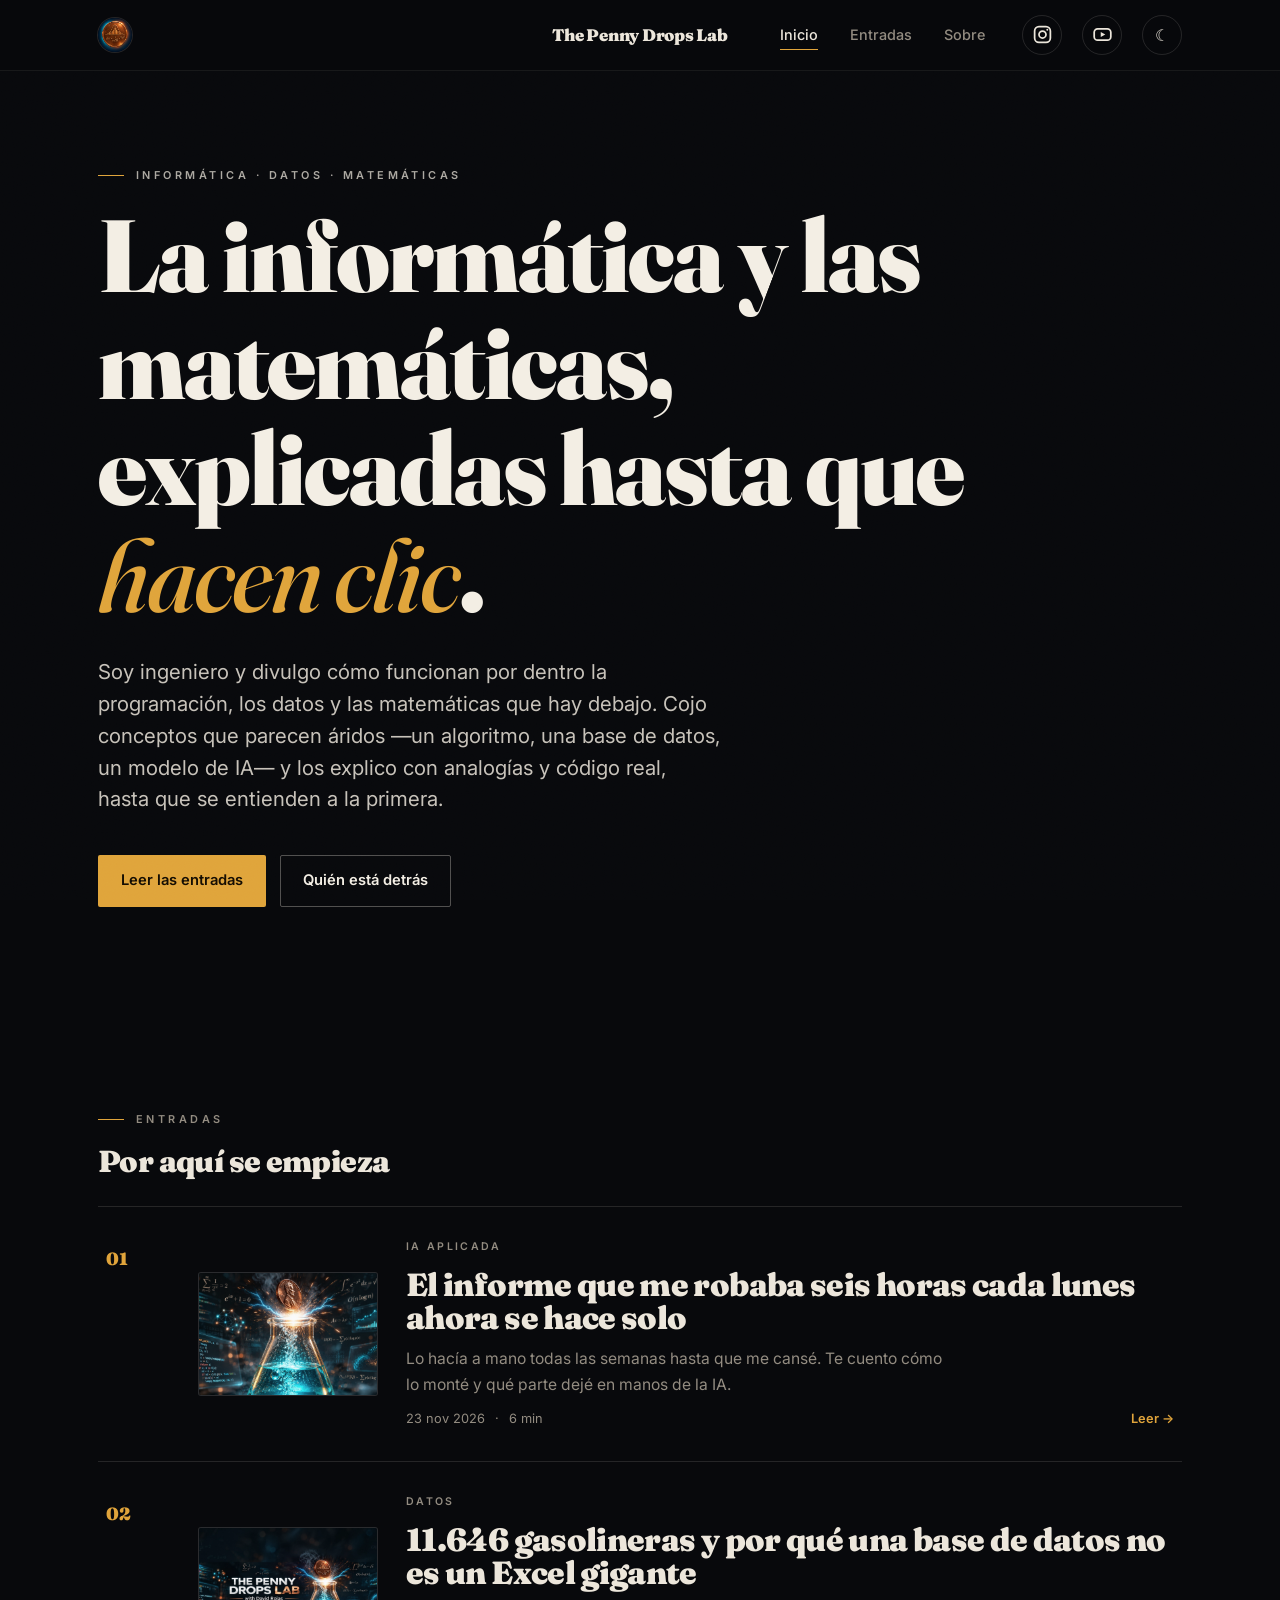
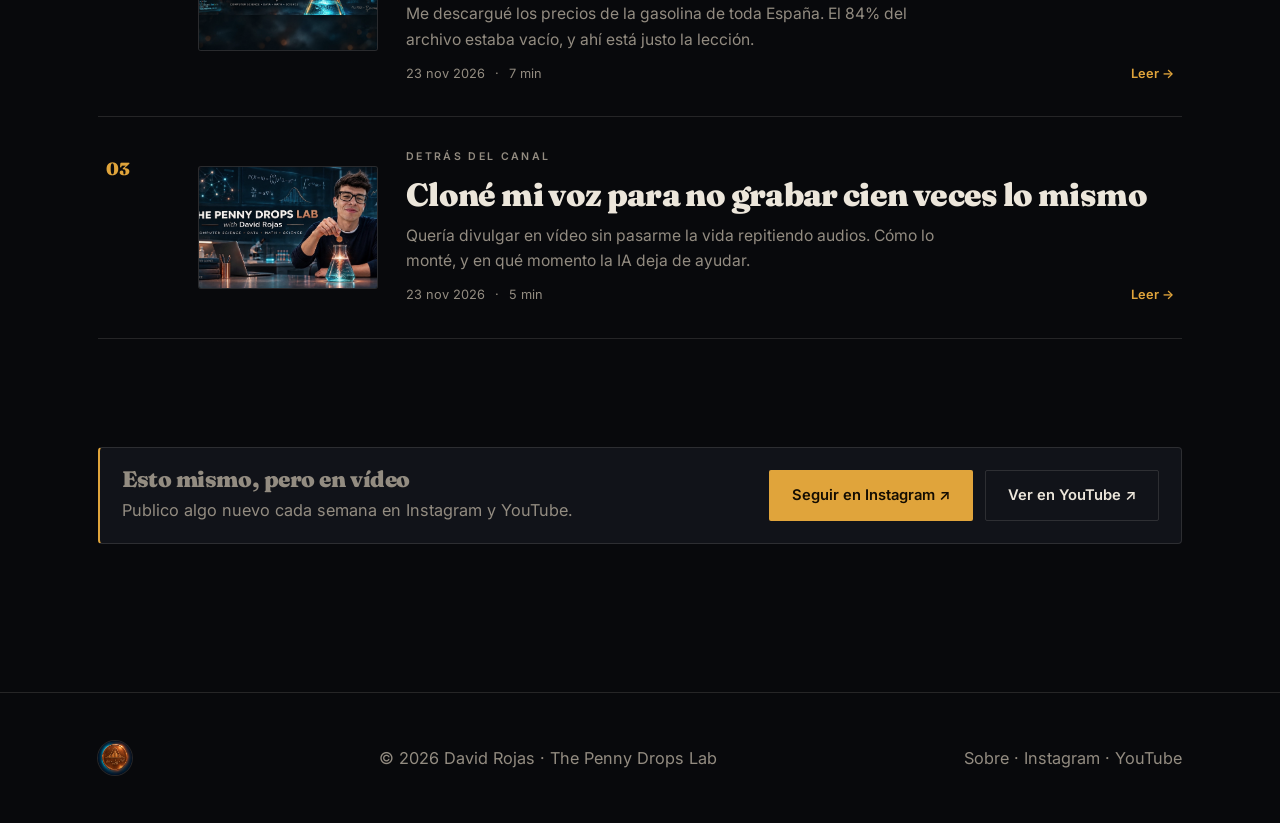
<file: index.html>
<!doctype html>
<html lang="es">
<head>
  <meta charset="utf-8">
  <meta name="viewport" content="width=device-width, initial-scale=1">
  <title>The Penny Drops Lab — informática, datos y matemáticas sin humo</title>
  <meta name="description" content="Divulgación de ingeniería informática: programación, datos, matemáticas e IA explicados con analogías y código real. Por David Rojas.">
  <link rel="icon" href="assets/brand/coin.jpg" type="image/svg+xml">
  <link rel="preconnect" href="https://fonts.googleapis.com">
  <link rel="preconnect" href="https://fonts.gstatic.com" crossorigin>
  <link href="https://fonts.googleapis.com/css2?family=Space+Grotesk:wght@500;700&family=Inter:wght@400;500;600&display=swap" rel="stylesheet">
  <link rel="stylesheet" href="css/style.css">
</head>
<body>

  <!-- ===================== NAV ===================== -->
  <header class="nav">
    <div class="wrap nav__inner">
      <a class="brand" href="index.html" aria-label="Inicio — The Penny Drops Lab">
        <img src="assets/brand/coin.jpg" width="30" height="30" alt="">
      </a>
      <a class="nav__title" href="index.html">The Penny Drops Lab</a>
      <nav class="nav__links" id="menu">
        <a href="index.html" aria-current="page">Inicio</a>
        <a href="index.html#entradas">Entradas</a>
        <a href="about.html">Sobre</a>
        <span class="nav__socials">
          <a class="nav__social" href="https://instagram.com/thepennydropslab" target="_blank" rel="noopener" aria-label="Instagram"><svg viewBox="0 0 24 24" fill="none" stroke="currentColor" stroke-width="2" stroke-linecap="round" stroke-linejoin="round" aria-hidden="true"><rect x="3" y="3" width="18" height="18" rx="5"/><circle cx="12" cy="12" r="4"/><circle cx="17.5" cy="6.5" r="1.1" fill="currentColor" stroke="none"/></svg></a>
          <a class="nav__social" href="https://youtube.com/@thepennydropslab" target="_blank" rel="noopener" aria-label="YouTube"><svg viewBox="0 0 24 24" fill="none" stroke="currentColor" stroke-width="2" stroke-linejoin="round" aria-hidden="true"><rect x="2.5" y="5.5" width="19" height="13" rx="4"/><path d="M10 9.2L15.2 12L10 14.8Z" fill="currentColor" stroke="none"/></svg></a>
        </span>
      </nav>
      <button class="theme-toggle" aria-label="Cambiar tema">☾</button>
      <button class="nav__burger" aria-label="Abrir menú" aria-controls="menu">
        <svg width="24" height="24" fill="none" stroke="currentColor" stroke-width="2"><path d="M3 6h18M3 12h18M3 18h18"/></svg>
      </button>
    </div>
  </header>

  <!-- ===================== HERO ===================== -->
  <section class="hero">
    <div class="hero__bg" aria-hidden="true">
      <video class="hero__video" autoplay muted loop playsinline preload="auto">
        <source src="assets/video/hero-penny.mp4" type="video/mp4">
      </video>
      <div class="hero__scrim"></div>
    </div>
    <div class="wrap hero__inner">
      <div class="reveal">
        <p class="eyebrow">Informática · datos · matemáticas</p>
        <h1>La informática y las matemáticas, explicadas hasta que <span class="grad">hacen clic</span>.</h1>
        <p class="lead">Soy ingeniero y divulgo cómo funcionan por dentro la programación, los datos y las matemáticas que hay debajo. Cojo conceptos que parecen áridos —un algoritmo, una base de datos, un modelo de IA— y los explico con analogías y código real, hasta que se entienden a la primera.</p>
        <div class="hero__cta">
          <a class="btn btn--primary" href="#entradas">Leer las entradas</a>
          <a class="btn btn--ghost" href="about.html">Quién está detrás</a>
        </div>
      </div>
    </div>
  </section>

  <!-- ===================== ENTRADAS ===================== -->
  <main class="wrap section" id="entradas">
    <p class="eyebrow reveal">Entradas</p>
    <h2 class="reveal" style="font-size:1.9rem;margin-bottom:28px">Por aquí se empieza</h2>

    <div class="grid">
      <!-- Entrada 1 -->
      <article class="card reveal">
        <a href="posts/automatizar-informe-con-ia.html" class="card__media">
          <img src="assets/brand/cover-automatizacion.jpg" alt="Engranajes y un ciclo de automatización">
        </a>
        <div class="card__body">
          <span class="tag">IA aplicada</span>
          <h3><a href="posts/automatizar-informe-con-ia.html">El informe que me robaba seis horas cada lunes ahora se hace solo</a></h3>
          <p>Lo hacía a mano todas las semanas hasta que me cansé. Te cuento cómo lo monté y qué parte dejé en manos de la IA.</p>
          <div class="card__meta"><span>23 nov 2026</span><span>·</span><span>6 min</span><a class="readmore" href="posts/automatizar-informe-con-ia.html" style="margin-left:auto">Leer →</a></div>
        </div>
      </article>

      <!-- Entrada 2 -->
      <article class="card reveal">
        <a href="posts/como-funciona-una-base-de-datos.html" class="card__media">
          <img src="assets/brand/cover-datos.jpg" alt="Un armario de cajones y una base de datos">
        </a>
        <div class="card__body">
          <span class="tag">Datos</span>
          <h3><a href="posts/como-funciona-una-base-de-datos.html">11.646 gasolineras y por qué una base de datos no es un Excel gigante</a></h3>
          <p>Me descargué los precios de la gasolina de toda España. El 84% del archivo estaba vacío, y ahí está justo la lección.</p>
          <div class="card__meta"><span>23 nov 2026</span><span>·</span><span>7 min</span><a class="readmore" href="posts/como-funciona-una-base-de-datos.html" style="margin-left:auto">Leer →</a></div>
        </div>
      </article>

      <!-- Entrada 3 -->
      <article class="card reveal">
        <a href="posts/canal-con-mi-voz.html" class="card__media">
          <img src="assets/brand/cover-canal.jpg" alt="Onda de sonido y botón de play">
        </a>
        <div class="card__body">
          <span class="tag">Detrás del canal</span>
          <h3><a href="posts/canal-con-mi-voz.html">Cloné mi voz para no grabar cien veces lo mismo</a></h3>
          <p>Quería divulgar en vídeo sin pasarme la vida repitiendo audios. Cómo lo monté, y en qué momento la IA deja de ayudar.</p>
          <div class="card__meta"><span>23 nov 2026</span><span>·</span><span>5 min</span><a class="readmore" href="posts/canal-con-mi-voz.html" style="margin-left:auto">Leer →</a></div>
        </div>
      </article>
    </div>
  </main>

  <!-- ===================== CTA ===================== -->
  <section class="wrap section" style="padding-top:0">
    <div class="callout reveal" style="display:flex;gap:20px;align-items:center;justify-content:space-between;flex-wrap:wrap">
      <div>
        <h2 style="font-size:1.4rem;color:var(--text)">Esto mismo, pero en vídeo</h2>
        <p style="margin-top:6px">Publico algo nuevo cada semana en Instagram y YouTube.</p>
      </div>
      <div style="display:flex;gap:12px;flex-wrap:wrap">
        <a class="btn btn--primary" href="https://instagram.com/thepennydropslab" target="_blank" rel="noopener">Seguir en Instagram ↗</a>
        <a class="btn btn--ghost" href="https://youtube.com/@thepennydropslab" target="_blank" rel="noopener">Ver en YouTube ↗</a>
      </div>
    </div>
  </section>

  <!-- ===================== FOOTER ===================== -->
  <footer class="footer">
    <div class="wrap footer__inner">
      <div class="brand"><img src="assets/brand/coin.jpg" width="26" height="26" alt=""></div>
      <p>© 2026 David Rojas · The Penny Drops Lab</p>
      <p><a href="about.html">Sobre</a> · <a href="https://instagram.com/thepennydropslab" target="_blank" rel="noopener">Instagram</a> · <a href="https://youtube.com/@thepennydropslab" target="_blank" rel="noopener">YouTube</a></p>
    </div>
  </footer>

  <script src="js/main.js" defer></script>
</body>
</html>
</file>
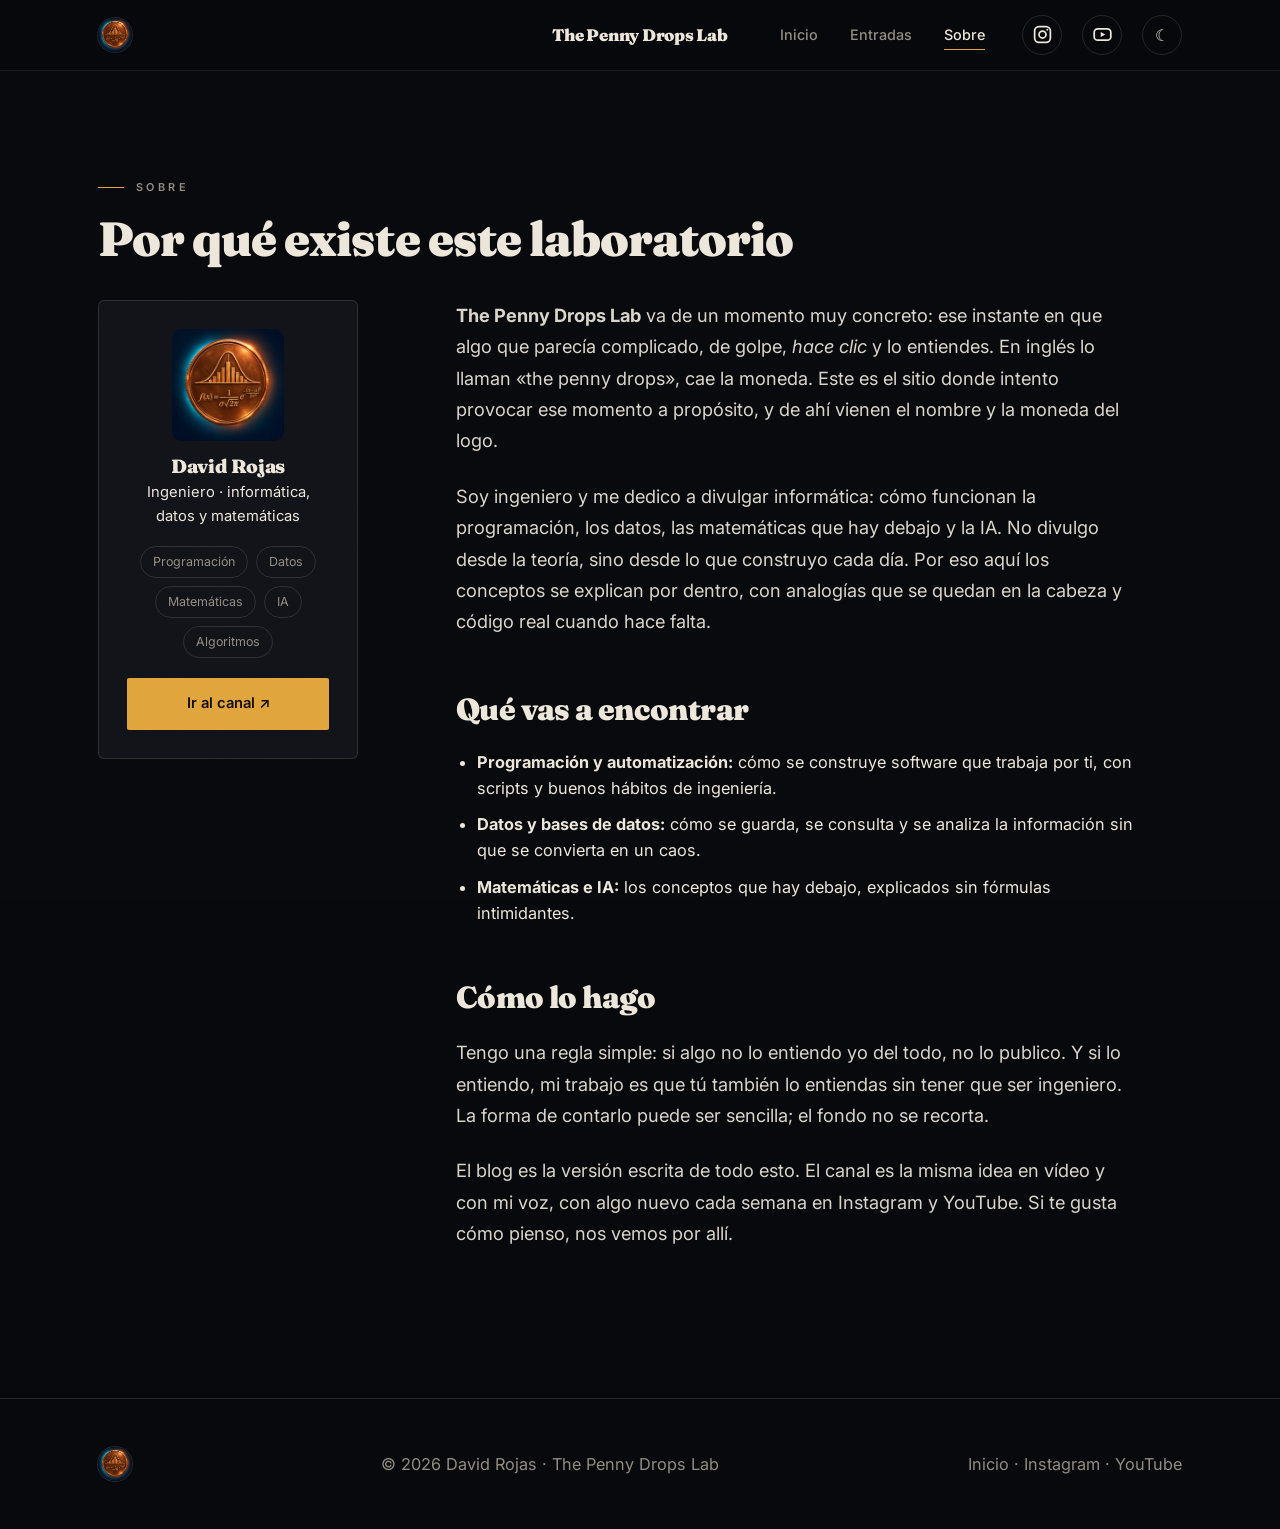
<file: about.html>
<!doctype html>
<html lang="es">
<head>
  <meta charset="utf-8">
  <meta name="viewport" content="width=device-width, initial-scale=1">
  <title>Sobre — The Penny Drops Lab</title>
  <meta name="description" content="Quién está detrás de The Penny Drops Lab: David Rojas, ingeniero, divulgando informática, datos y matemáticas.">
  <link rel="icon" href="assets/brand/coin.jpg" type="image/svg+xml">
  <link rel="preconnect" href="https://fonts.googleapis.com">
  <link rel="preconnect" href="https://fonts.gstatic.com" crossorigin>
  <link href="https://fonts.googleapis.com/css2?family=Space+Grotesk:wght@500;700&family=Inter:wght@400;500;600&display=swap" rel="stylesheet">
  <link rel="stylesheet" href="css/style.css">
</head>
<body>

  <header class="nav">
    <div class="wrap nav__inner">
      <a class="brand" href="index.html" aria-label="Inicio">
        <img src="assets/brand/coin.jpg" width="30" height="30" alt="">
      </a>
      <a class="nav__title" href="index.html">The Penny Drops Lab</a>
      <nav class="nav__links" id="menu">
        <a href="index.html">Inicio</a>
        <a href="index.html#entradas">Entradas</a>
        <a href="about.html" aria-current="page">Sobre</a>
        <span class="nav__socials">
          <a class="nav__social" href="https://instagram.com/thepennydropslab" target="_blank" rel="noopener" aria-label="Instagram"><svg viewBox="0 0 24 24" fill="none" stroke="currentColor" stroke-width="2" stroke-linecap="round" stroke-linejoin="round" aria-hidden="true"><rect x="3" y="3" width="18" height="18" rx="5"/><circle cx="12" cy="12" r="4"/><circle cx="17.5" cy="6.5" r="1.1" fill="currentColor" stroke="none"/></svg></a>
          <a class="nav__social" href="https://youtube.com/@thepennydropslab" target="_blank" rel="noopener" aria-label="YouTube"><svg viewBox="0 0 24 24" fill="none" stroke="currentColor" stroke-width="2" stroke-linejoin="round" aria-hidden="true"><rect x="2.5" y="5.5" width="19" height="13" rx="4"/><path d="M10 9.2L15.2 12L10 14.8Z" fill="currentColor" stroke="none"/></svg></a>
        </span>
      </nav>
      <button class="theme-toggle" aria-label="Cambiar tema">☾</button>
      <button class="nav__burger" aria-label="Abrir menú" aria-controls="menu">
        <svg width="24" height="24" fill="none" stroke="currentColor" stroke-width="2"><path d="M3 6h18M3 12h18M3 18h18"/></svg>
      </button>
    </div>
  </header>

  <main class="wrap section">
    <p class="eyebrow reveal">Sobre</p>
    <h1 class="reveal" style="font-size:clamp(2rem,4.5vw,3rem);margin-bottom:36px">Por qué existe este laboratorio</h1>

    <div class="about">
      <aside class="about__card reveal">
        <img src="assets/brand/coin.jpg" alt="David Rojas">
        <h2 style="font-size:1.2rem">David Rojas</h2>
        <p style="color:var(--muted);font-size:.92rem;margin-top:4px">Ingeniero · informática, datos y matemáticas</p>
        <div class="pills">
          <span>Programación</span><span>Datos</span><span>Matemáticas</span><span>IA</span><span>Algoritmos</span>
        </div>
        <a class="btn btn--primary" style="margin-top:20px;width:100%;justify-content:center" href="https://youtube.com/@thepennydropslab" target="_blank" rel="noopener">Ir al canal ↗</a>
      </aside>

      <div class="prose reveal" style="margin-top:0">
        <p><strong>The Penny Drops Lab</strong> va de un momento muy concreto: ese instante en que algo que parecía complicado, de golpe, <em>hace clic</em> y lo entiendes. En inglés lo llaman «the penny drops», cae la moneda. Este es el sitio donde intento provocar ese momento a propósito, y de ahí vienen el nombre y la moneda del logo.</p>

        <p>Soy ingeniero y me dedico a divulgar informática: cómo funcionan la programación, los datos, las matemáticas que hay debajo y la IA. No divulgo desde la teoría, sino desde lo que construyo cada día. Por eso aquí los conceptos se explican por dentro, con analogías que se quedan en la cabeza y código real cuando hace falta.</p>

        <h2>Qué vas a encontrar</h2>
        <ul>
          <li><strong>Programación y automatización:</strong> cómo se construye software que trabaja por ti, con scripts y buenos hábitos de ingeniería.</li>
          <li><strong>Datos y bases de datos:</strong> cómo se guarda, se consulta y se analiza la información sin que se convierta en un caos.</li>
          <li><strong>Matemáticas e IA:</strong> los conceptos que hay debajo, explicados sin fórmulas intimidantes.</li>
        </ul>

        <h2>Cómo lo hago</h2>
        <p>Tengo una regla simple: si algo no lo entiendo yo del todo, no lo publico. Y si lo entiendo, mi trabajo es que tú también lo entiendas sin tener que ser ingeniero. La forma de contarlo puede ser sencilla; el fondo no se recorta.</p>

        <p>El blog es la versión escrita de todo esto. El canal es la misma idea en vídeo y con mi voz, con algo nuevo cada semana en Instagram y YouTube. Si te gusta cómo pienso, nos vemos por allí.</p>
      </div>
    </div>
  </main>

  <footer class="footer">
    <div class="wrap footer__inner">
      <div class="brand"><img src="assets/brand/coin.jpg" width="26" height="26" alt=""></div>
      <p>© 2026 David Rojas · The Penny Drops Lab</p>
      <p><a href="index.html">Inicio</a> · <a href="https://instagram.com/thepennydropslab" target="_blank" rel="noopener">Instagram</a> · <a href="https://youtube.com/@thepennydropslab" target="_blank" rel="noopener">YouTube</a></p>
    </div>
  </footer>

  <script src="js/main.js" defer></script>
</body>
</html>
</file>
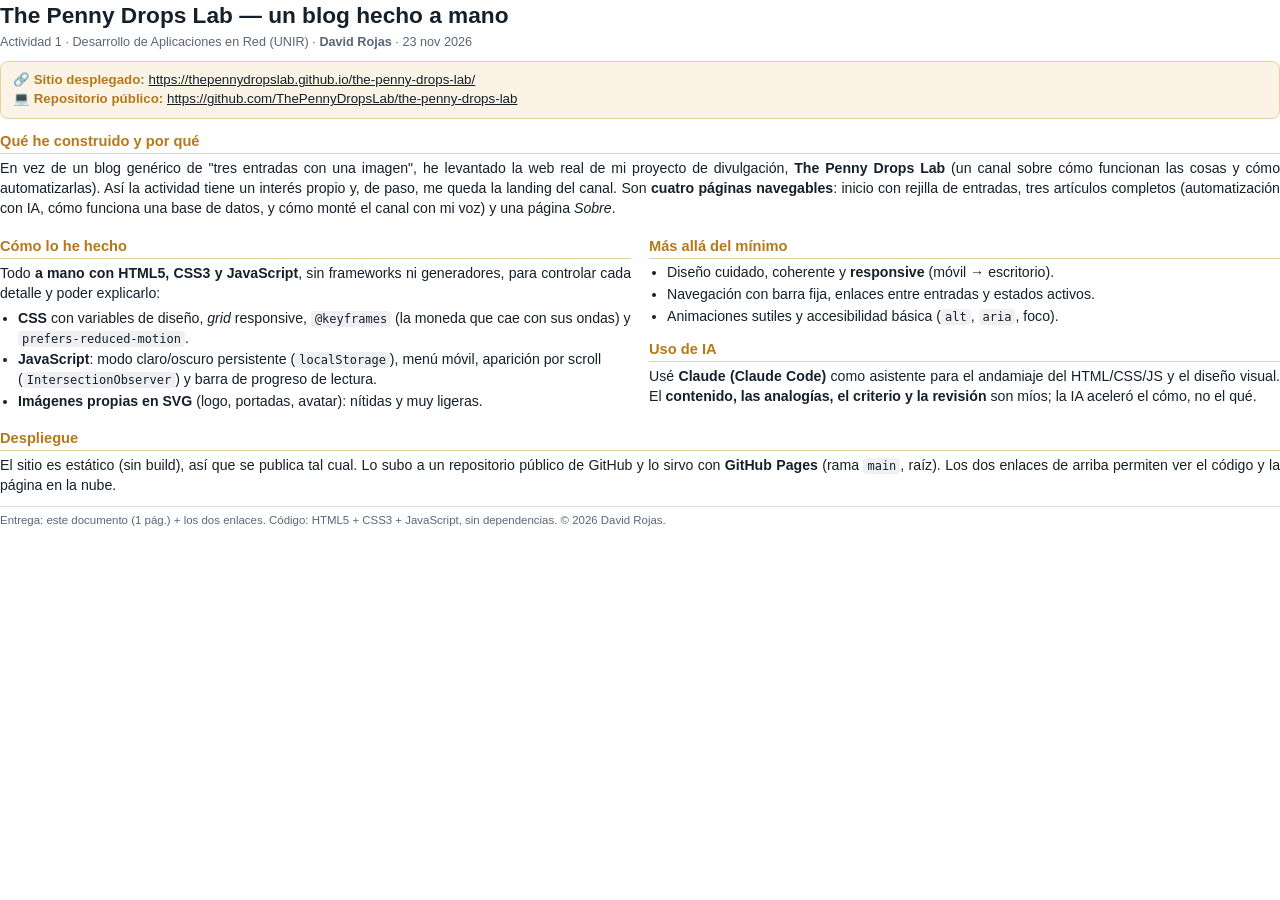
<file: MEMORIA.html>
<!doctype html>
<html lang="es">
<head>
<meta charset="utf-8">
<title>Memoria — Actividad 1 — David Rojas</title>
<style>
  @page { size: A4; margin: 15mm; }
  * { box-sizing: border-box; }
  body { font-family: -apple-system, "Segoe UI", Roboto, Arial, sans-serif; color: #15202b; line-height: 1.4; font-size: 10.6pt; margin: 0; }
  h1 { font-size: 17pt; margin: 0 0 2px; }
  h2 { font-size: 11pt; margin: 12px 0 4px; color: #b5781a; border-bottom: 1px solid #e7cfa0; padding-bottom: 2px; }
  .sub { color: #5a6678; font-size: 9.5pt; margin-bottom: 10px; }
  .links { background: #fbf4e6; border: 1px solid #e7cfa0; border-radius: 8px; padding: 9px 12px; margin: 8px 0 4px; font-size: 10pt; }
  .links b { color: #b5781a; }
  .links a { color: #15202b; }
  p { margin: 5px 0; text-align: justify; }
  ul { margin: 4px 0; padding-left: 18px; }
  li { margin: 2px 0; }
  .cols { display: flex; gap: 18px; }
  .cols > div { flex: 1; }
  .foot { margin-top: 10px; color: #5a6678; font-size: 8.6pt; border-top: 1px solid #ddd; padding-top: 5px; }
  code { background: #f0f0f3; padding: 1px 4px; border-radius: 4px; font-size: 9pt; }
</style>
</head>
<body>
  <h1>The Penny Drops Lab — un blog hecho a mano</h1>
  <div class="sub">Actividad 1 · Desarrollo de Aplicaciones en Red (UNIR) · <b>David Rojas</b> · 23 nov 2026</div>

  <div class="links">
    🔗 <b>Sitio desplegado:</b> <a href="https://thepennydropslab.github.io/the-penny-drops-lab/">https://thepennydropslab.github.io/the-penny-drops-lab/</a><br>
    💻 <b>Repositorio público:</b> <a href="https://github.com/ThePennyDropsLab/the-penny-drops-lab">https://github.com/ThePennyDropsLab/the-penny-drops-lab</a>
  </div>

  <h2>Qué he construido y por qué</h2>
  <p>En vez de un blog genérico de "tres entradas con una imagen", he levantado la web real de mi proyecto de divulgación, <b>The Penny Drops Lab</b> (un canal sobre cómo funcionan las cosas y cómo automatizarlas). Así la actividad tiene un interés propio y, de paso, me queda la landing del canal. Son <b>cuatro páginas navegables</b>: inicio con rejilla de entradas, tres artículos completos (automatización con IA, cómo funciona una base de datos, y cómo monté el canal con mi voz) y una página <i>Sobre</i>.</p>

  <div class="cols">
    <div>
      <h2>Cómo lo he hecho</h2>
      <p>Todo <b>a mano con HTML5, CSS3 y JavaScript</b>, sin frameworks ni generadores, para controlar cada detalle y poder explicarlo:</p>
      <ul>
        <li><b>CSS</b> con variables de diseño, <i>grid</i> responsive, <code>@keyframes</code> (la moneda que cae con sus ondas) y <code>prefers-reduced-motion</code>.</li>
        <li><b>JavaScript</b>: modo claro/oscuro persistente (<code>localStorage</code>), menú móvil, aparición por scroll (<code>IntersectionObserver</code>) y barra de progreso de lectura.</li>
        <li><b>Imágenes propias en SVG</b> (logo, portadas, avatar): nítidas y muy ligeras.</li>
      </ul>
    </div>
    <div>
      <h2>Más allá del mínimo</h2>
      <ul>
        <li>Diseño cuidado, coherente y <b>responsive</b> (móvil → escritorio).</li>
        <li>Navegación con barra fija, enlaces entre entradas y estados activos.</li>
        <li>Animaciones sutiles y accesibilidad básica (<code>alt</code>, <code>aria</code>, foco).</li>
      </ul>
      <h2>Uso de IA</h2>
      <p>Usé <b>Claude (Claude Code)</b> como asistente para el andamiaje del HTML/CSS/JS y el diseño visual. El <b>contenido, las analogías, el criterio y la revisión</b> son míos; la IA aceleró el cómo, no el qué.</p>
    </div>
  </div>

  <h2>Despliegue</h2>
  <p>El sitio es estático (sin build), así que se publica tal cual. Lo subo a un repositorio público de GitHub y lo sirvo con <b>GitHub Pages</b> (rama <code>main</code>, raíz). Los dos enlaces de arriba permiten ver el código y la página en la nube.</p>

  <div class="foot">Entrega: este documento (1 pág.) + los dos enlaces. Código: HTML5 + CSS3 + JavaScript, sin dependencias. © 2026 David Rojas.</div>
</body>
</html>
</file>
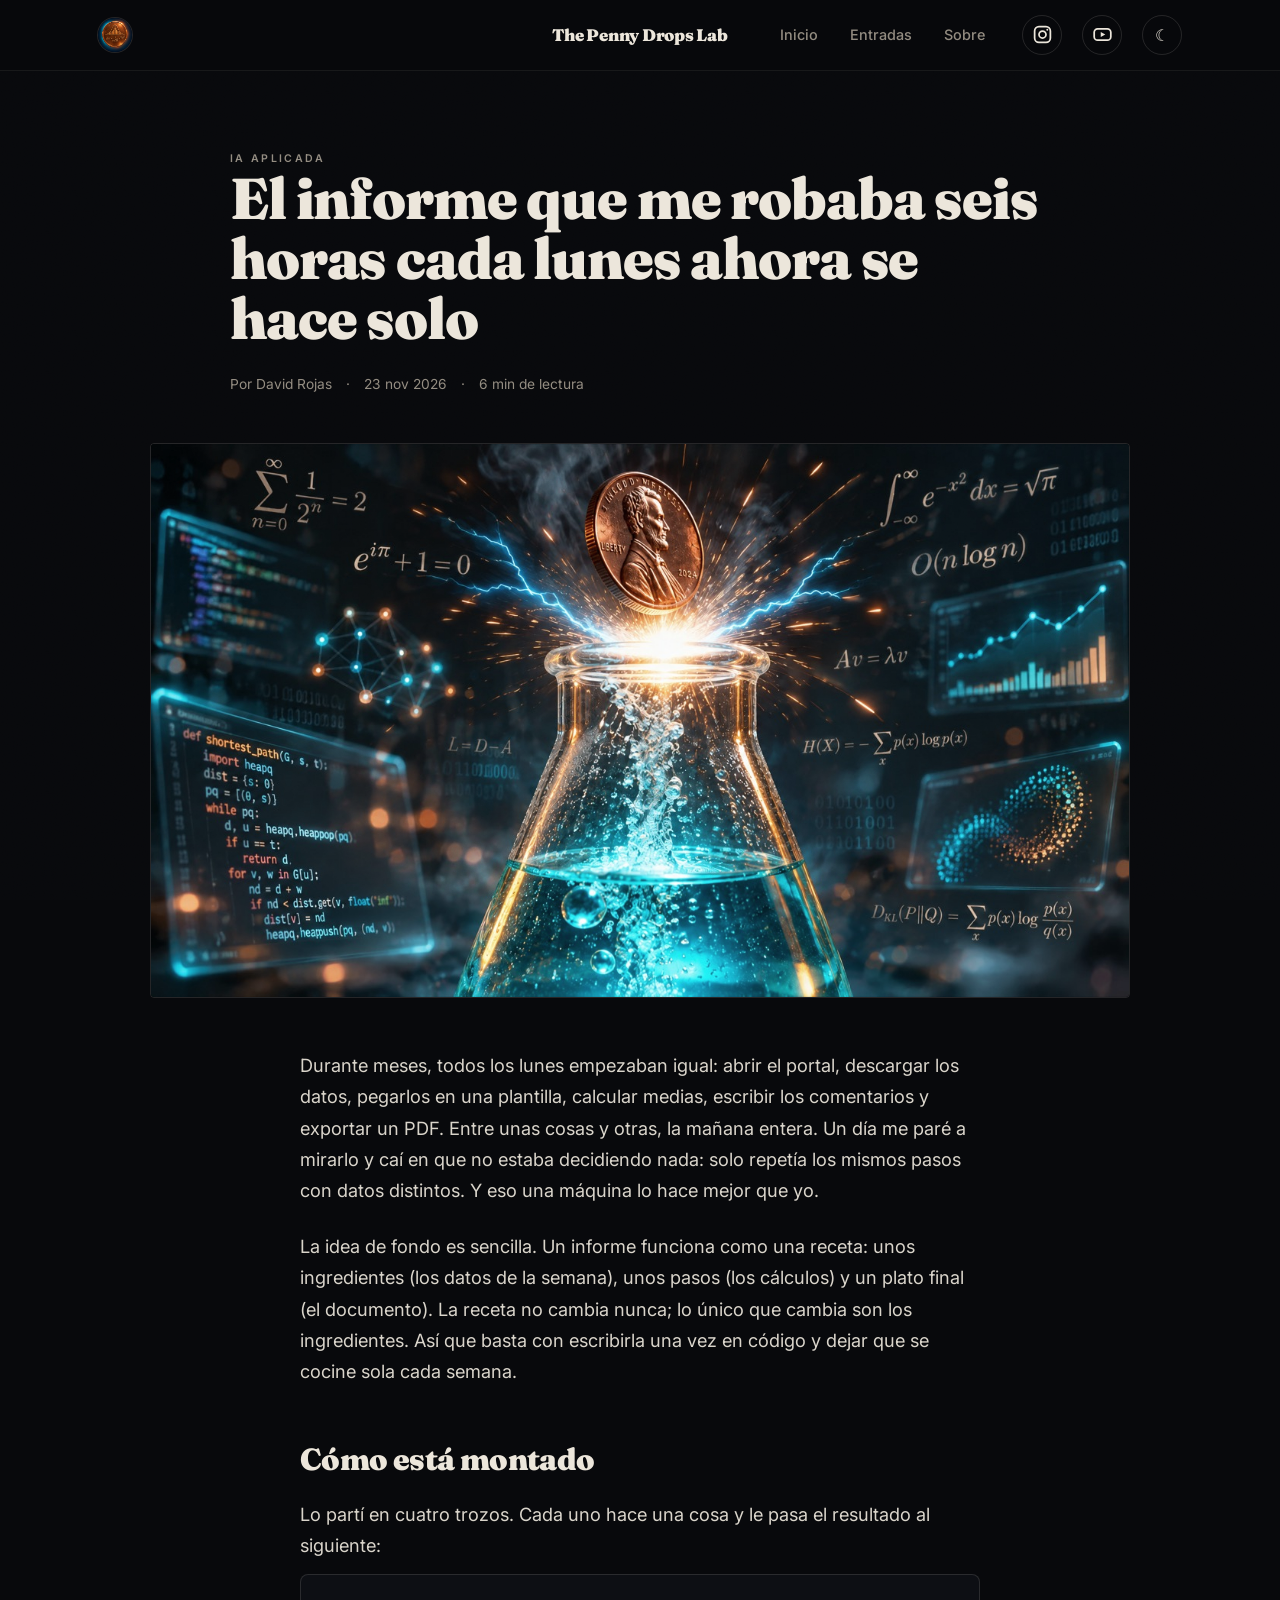
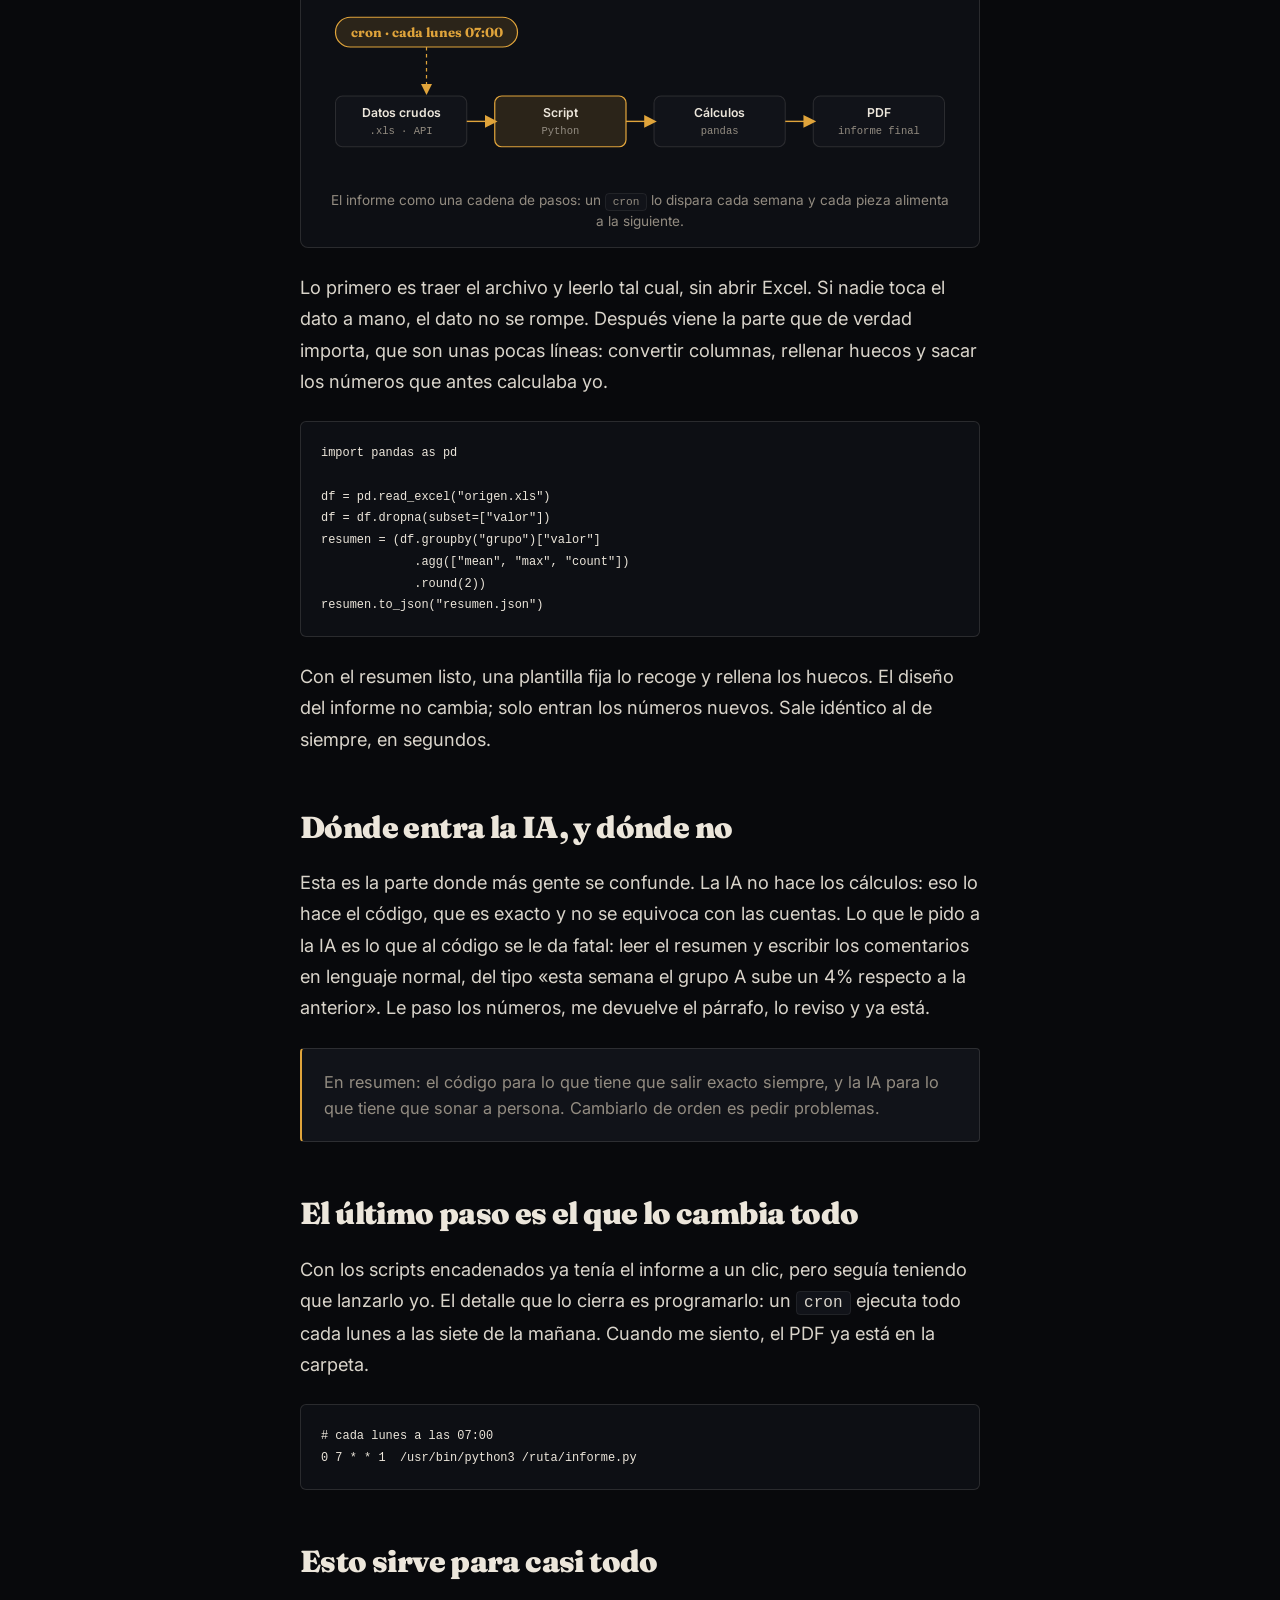
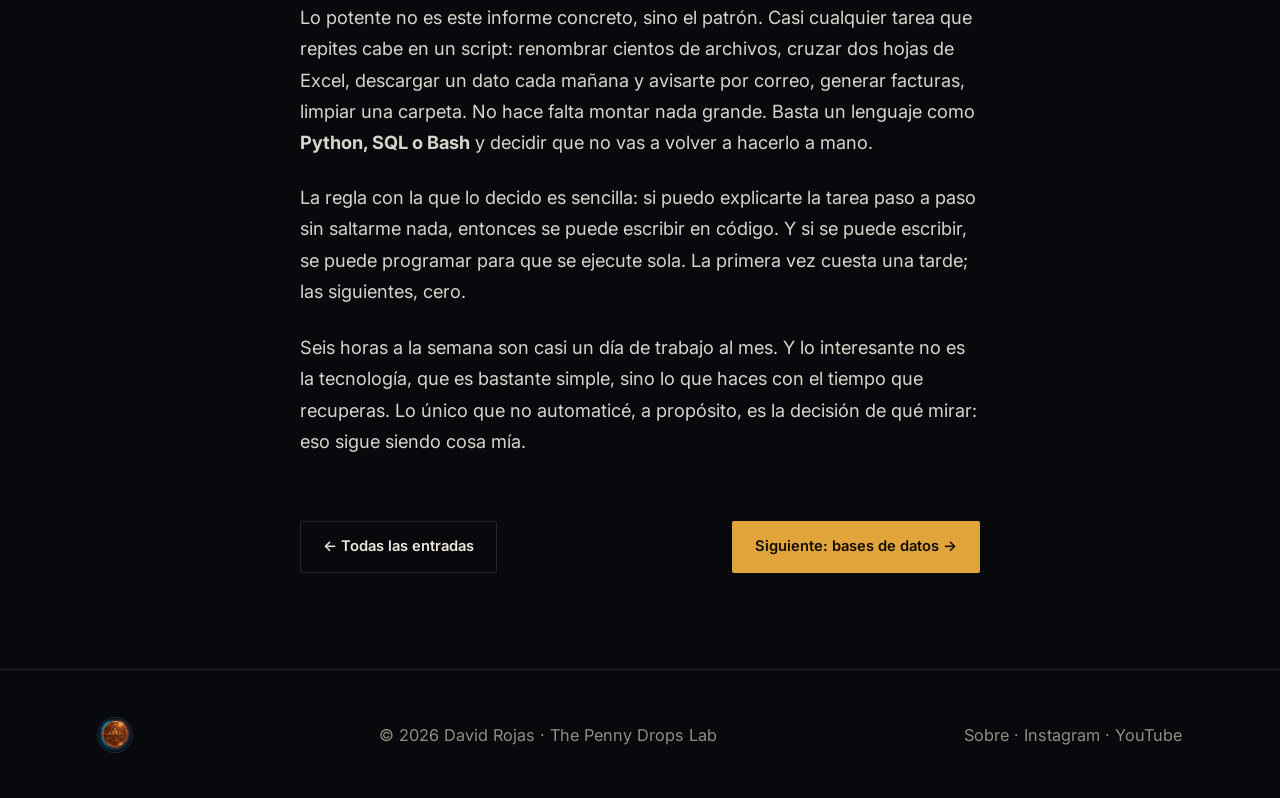
<file: posts/automatizar-informe-con-ia.html>
<!doctype html>
<html lang="es">
<head>
  <meta charset="utf-8">
  <meta name="viewport" content="width=device-width, initial-scale=1">
  <title>El informe que se hace solo — The Penny Drops Lab</title>
  <meta name="description" content="El pipeline real con el que un informe semanal que hacía a mano pasó a generarse solo: cron, Python y dónde ayuda la IA.">
  <link rel="icon" href="../assets/brand/coin.jpg" type="image/svg+xml">
  <link rel="preconnect" href="https://fonts.googleapis.com">
  <link rel="preconnect" href="https://fonts.gstatic.com" crossorigin>
  <link href="https://fonts.googleapis.com/css2?family=Space+Grotesk:wght@500;700&family=Inter:wght@400;500;600&display=swap" rel="stylesheet">
  <link rel="stylesheet" href="../css/style.css">
</head>
<body>
  <div class="progress" aria-hidden="true"></div>

  <header class="nav">
    <div class="wrap nav__inner">
      <a class="brand" href="../index.html" aria-label="Inicio">
        <img src="../assets/brand/coin.jpg" width="30" height="30" alt="">
      </a>
      <a class="nav__title" href="../index.html">The Penny Drops Lab</a>
      <nav class="nav__links" id="menu">
        <a href="../index.html">Inicio</a>
        <a href="../index.html#entradas">Entradas</a>
        <a href="../about.html">Sobre</a>
        <span class="nav__socials">
          <a class="nav__social" href="https://instagram.com/thepennydropslab" target="_blank" rel="noopener" aria-label="Instagram"><svg viewBox="0 0 24 24" fill="none" stroke="currentColor" stroke-width="2" stroke-linecap="round" stroke-linejoin="round" aria-hidden="true"><rect x="3" y="3" width="18" height="18" rx="5"/><circle cx="12" cy="12" r="4"/><circle cx="17.5" cy="6.5" r="1.1" fill="currentColor" stroke="none"/></svg></a>
          <a class="nav__social" href="https://youtube.com/@thepennydropslab" target="_blank" rel="noopener" aria-label="YouTube"><svg viewBox="0 0 24 24" fill="none" stroke="currentColor" stroke-width="2" stroke-linejoin="round" aria-hidden="true"><rect x="2.5" y="5.5" width="19" height="13" rx="4"/><path d="M10 9.2L15.2 12L10 14.8Z" fill="currentColor" stroke="none"/></svg></a>
        </span>
      </nav>
      <button class="theme-toggle" aria-label="Cambiar tema">☾</button>
      <button class="nav__burger" aria-label="Abrir menú" aria-controls="menu">
        <svg width="24" height="24" fill="none" stroke="currentColor" stroke-width="2"><path d="M3 6h18M3 12h18M3 18h18"/></svg>
      </button>
    </div>
  </header>

  <article class="wrap article">
    <div class="article__head reveal">
      <span class="tag" style="margin:0 auto">IA aplicada</span>
      <h1>El informe que me robaba seis horas cada lunes ahora se hace solo</h1>
      <div class="article__meta">
        <span>Por David Rojas</span><span>·</span><span>23 nov 2026</span><span>·</span><span>6 min de lectura</span>
      </div>
    </div>

    <figure class="article__cover reveal">
      <img src="../assets/brand/cover-automatizacion.jpg" alt="Engranajes enlazados formando un ciclo de automatización">
    </figure>

    <div class="prose">
      <p class="reveal">Durante meses, todos los lunes empezaban igual: abrir el portal, descargar los datos, pegarlos en una plantilla, calcular medias, escribir los comentarios y exportar un PDF. Entre unas cosas y otras, la mañana entera. Un día me paré a mirarlo y caí en que no estaba decidiendo nada: solo repetía los mismos pasos con datos distintos. Y eso una máquina lo hace mejor que yo.</p>

      <p class="reveal">La idea de fondo es sencilla. Un informe funciona como una receta: unos ingredientes (los datos de la semana), unos pasos (los cálculos) y un plato final (el documento). La receta no cambia nunca; lo único que cambia son los ingredientes. Así que basta con escribirla una vez en código y dejar que se cocine sola cada semana.</p>

      <h2 class="reveal">Cómo está montado</h2>
      <p class="reveal">Lo partí en cuatro trozos. Cada uno hace una cosa y le pasa el resultado al siguiente:</p>
      <figure class="diagram reveal">
        <svg viewBox="0 0 720 200" role="img" aria-label="Un cron dispara cada semana un script que encadena datos crudos, cálculos y la generación del PDF">
          <defs>
            <marker id="ah" markerWidth="9" markerHeight="9" refX="7" refY="4.5" orient="auto">
              <path d="M0 0 L9 4.5 L0 9 Z" class="d-arrowhead"/>
            </marker>
          </defs>
          <rect x="12" y="14" width="208" height="34" rx="17" class="d-box--accent"/>
          <text x="116" y="36" text-anchor="middle" class="d-card">cron · cada lunes 07:00</text>
          <path d="M116 48 L116 100" class="d-dash" marker-end="url(#ah)"/>

          <rect x="12" y="104" width="150" height="58" rx="8" class="d-box"/>
          <text x="87" y="128" text-anchor="middle" class="d-label">Datos crudos</text>
          <text x="87" y="147" text-anchor="middle" class="d-sub">.xls · API</text>

          <rect x="194" y="104" width="150" height="58" rx="8" class="d-box--accent"/>
          <text x="269" y="128" text-anchor="middle" class="d-label">Script</text>
          <text x="269" y="147" text-anchor="middle" class="d-sub">Python</text>

          <rect x="376" y="104" width="150" height="58" rx="8" class="d-box"/>
          <text x="451" y="128" text-anchor="middle" class="d-label">Cálculos</text>
          <text x="451" y="147" text-anchor="middle" class="d-sub">pandas</text>

          <rect x="558" y="104" width="150" height="58" rx="8" class="d-box"/>
          <text x="633" y="128" text-anchor="middle" class="d-label">PDF</text>
          <text x="633" y="147" text-anchor="middle" class="d-sub">informe final</text>

          <path d="M162 133 L194 133" class="d-flow" marker-end="url(#ah)"/>
          <path d="M344 133 L376 133" class="d-flow" marker-end="url(#ah)"/>
          <path d="M526 133 L558 133" class="d-flow" marker-end="url(#ah)"/>
        </svg>
        <figcaption>El informe como una cadena de pasos: un <code>cron</code> lo dispara cada semana y cada pieza alimenta a la siguiente.</figcaption>
      </figure>

      <p class="reveal">Lo primero es traer el archivo y leerlo tal cual, sin abrir Excel. Si nadie toca el dato a mano, el dato no se rompe. Después viene la parte que de verdad importa, que son unas pocas líneas: convertir columnas, rellenar huecos y sacar los números que antes calculaba yo.</p>
      <pre class="reveal"><code>import pandas as pd

df = pd.read_excel("origen.xls")
df = df.dropna(subset=["valor"])
resumen = (df.groupby("grupo")["valor"]
             .agg(["mean", "max", "count"])
             .round(2))
resumen.to_json("resumen.json")</code></pre>

      <p class="reveal">Con el resumen listo, una plantilla fija lo recoge y rellena los huecos. El diseño del informe no cambia; solo entran los números nuevos. Sale idéntico al de siempre, en segundos.</p>

      <h2 class="reveal">Dónde entra la IA, y dónde no</h2>
      <p class="reveal">Esta es la parte donde más gente se confunde. La IA no hace los cálculos: eso lo hace el código, que es exacto y no se equivoca con las cuentas. Lo que le pido a la IA es lo que al código se le da fatal: leer el resumen y escribir los comentarios en lenguaje normal, del tipo «esta semana el grupo A sube un 4% respecto a la anterior». Le paso los números, me devuelve el párrafo, lo reviso y ya está.</p>
      <div class="callout reveal">
        En resumen: el código para lo que tiene que salir exacto siempre, y la IA para lo que tiene que sonar a persona. Cambiarlo de orden es pedir problemas.
      </div>

      <h2 class="reveal">El último paso es el que lo cambia todo</h2>
      <p class="reveal">Con los scripts encadenados ya tenía el informe a un clic, pero seguía teniendo que lanzarlo yo. El detalle que lo cierra es programarlo: un <code>cron</code> ejecuta todo cada lunes a las siete de la mañana. Cuando me siento, el PDF ya está en la carpeta.</p>
      <pre class="reveal"><code># cada lunes a las 07:00
0 7 * * 1  /usr/bin/python3 /ruta/informe.py</code></pre>

      <h2 class="reveal">Esto sirve para casi todo</h2>
      <p class="reveal">Lo potente no es este informe concreto, sino el patrón. Casi cualquier tarea que repites cabe en un script: renombrar cientos de archivos, cruzar dos hojas de Excel, descargar un dato cada mañana y avisarte por correo, generar facturas, limpiar una carpeta. No hace falta montar nada grande. Basta un lenguaje como <strong>Python, SQL o Bash</strong> y decidir que no vas a volver a hacerlo a mano.</p>
      <p class="reveal">La regla con la que lo decido es sencilla: si puedo explicarte la tarea paso a paso sin saltarme nada, entonces se puede escribir en código. Y si se puede escribir, se puede programar para que se ejecute sola. La primera vez cuesta una tarde; las siguientes, cero.</p>

      <p class="reveal">Seis horas a la semana son casi un día de trabajo al mes. Y lo interesante no es la tecnología, que es bastante simple, sino lo que haces con el tiempo que recuperas. Lo único que no automaticé, a propósito, es la decisión de qué mirar: eso sigue siendo cosa mía.</p>
    </div>

    <div class="article__nav reveal">
      <a class="btn btn--ghost" href="../index.html">← Todas las entradas</a>
      <a class="btn btn--primary" href="como-funciona-una-base-de-datos.html">Siguiente: bases de datos →</a>
    </div>
  </article>

  <footer class="footer">
    <div class="wrap footer__inner">
      <div class="brand"><img src="../assets/brand/coin.jpg" width="26" height="26" alt=""></div>
      <p>© 2026 David Rojas · The Penny Drops Lab</p>
      <p><a href="../about.html">Sobre</a> · <a href="https://instagram.com/thepennydropslab" target="_blank" rel="noopener">Instagram</a> · <a href="https://youtube.com/@thepennydropslab" target="_blank" rel="noopener">YouTube</a></p>
    </div>
  </footer>

  <script src="../js/main.js" defer></script>
</body>
</html>
</file>
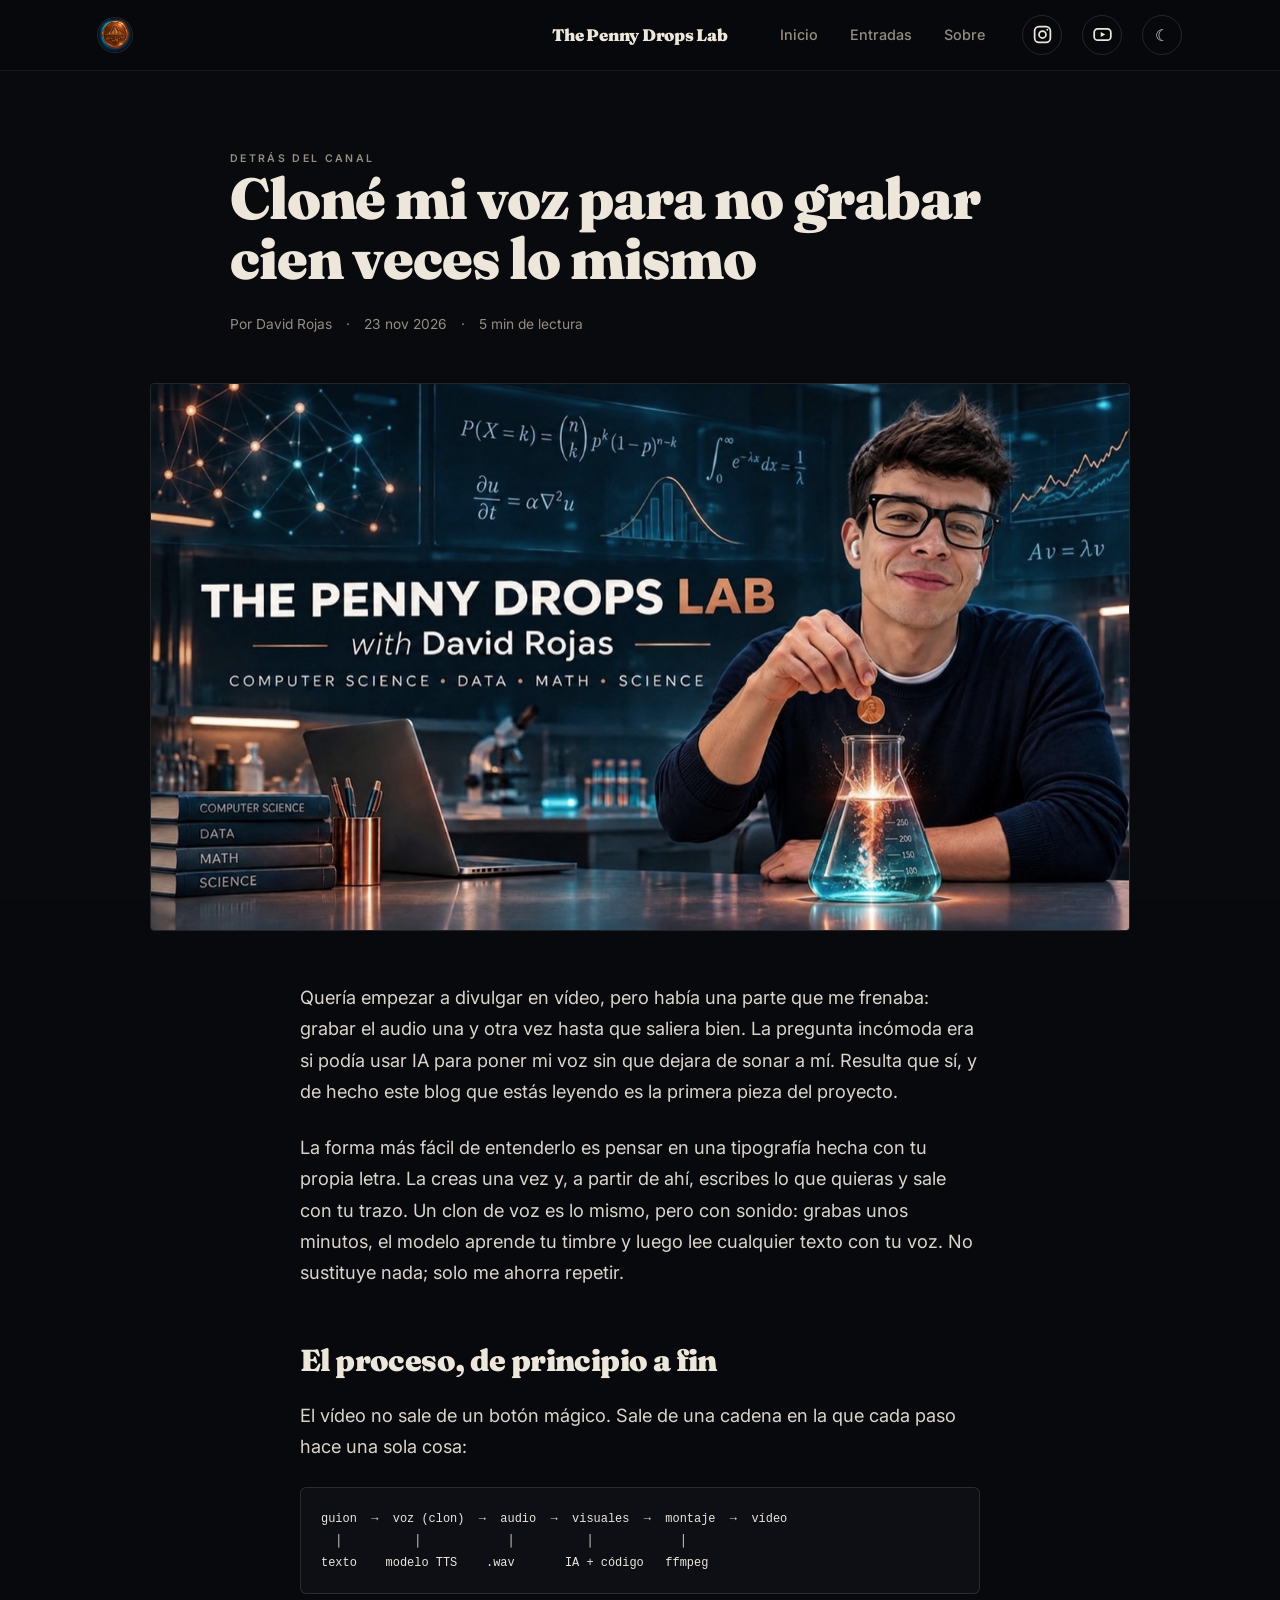
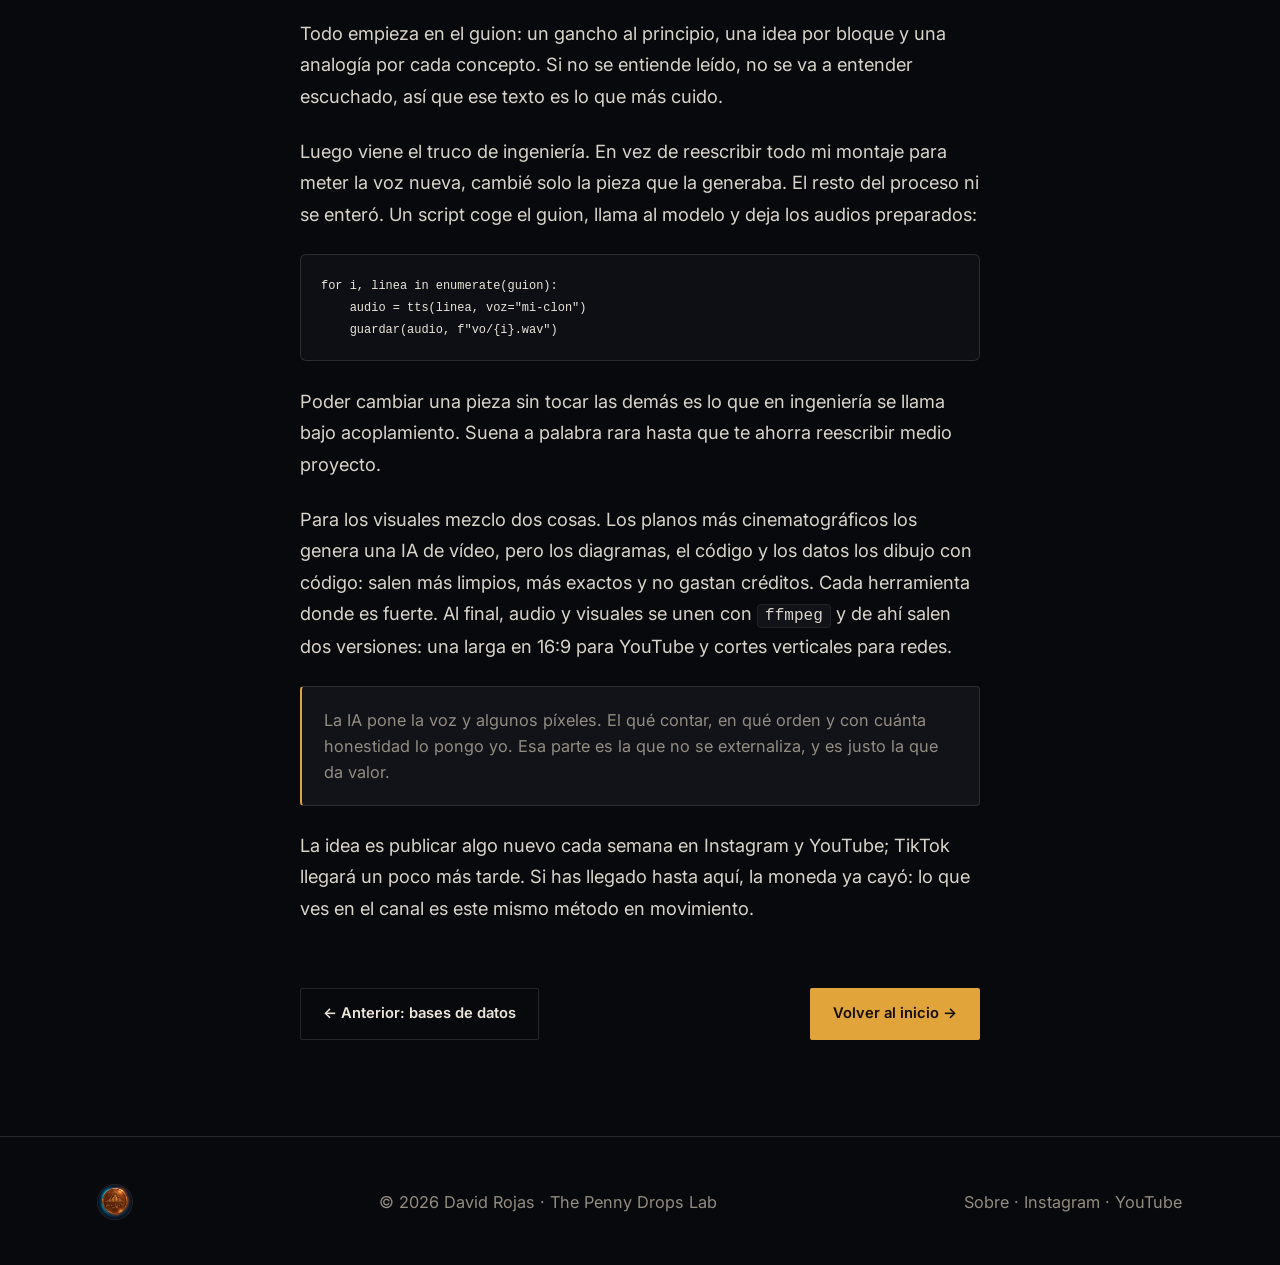
<file: posts/canal-con-mi-voz.html>
<!doctype html>
<html lang="es">
<head>
  <meta charset="utf-8">
  <meta name="viewport" content="width=device-width, initial-scale=1">
  <title>Cloné mi voz para divulgar — The Penny Drops Lab</title>
  <meta name="description" content="Clonar tu voz sin perder tu voz: el flujo guion → audio → vídeo que uso para divulgar, y dónde la IA ayuda y dónde estorba.">
  <link rel="icon" href="../assets/brand/coin.jpg" type="image/svg+xml">
  <link rel="preconnect" href="https://fonts.googleapis.com">
  <link rel="preconnect" href="https://fonts.gstatic.com" crossorigin>
  <link href="https://fonts.googleapis.com/css2?family=Space+Grotesk:wght@500;700&family=Inter:wght@400;500;600&display=swap" rel="stylesheet">
  <link rel="stylesheet" href="../css/style.css">
</head>
<body>
  <div class="progress" aria-hidden="true"></div>

  <header class="nav">
    <div class="wrap nav__inner">
      <a class="brand" href="../index.html" aria-label="Inicio">
        <img src="../assets/brand/coin.jpg" width="30" height="30" alt="">
      </a>
      <a class="nav__title" href="../index.html">The Penny Drops Lab</a>
      <nav class="nav__links" id="menu">
        <a href="../index.html">Inicio</a>
        <a href="../index.html#entradas">Entradas</a>
        <a href="../about.html">Sobre</a>
        <span class="nav__socials">
          <a class="nav__social" href="https://instagram.com/thepennydropslab" target="_blank" rel="noopener" aria-label="Instagram"><svg viewBox="0 0 24 24" fill="none" stroke="currentColor" stroke-width="2" stroke-linecap="round" stroke-linejoin="round" aria-hidden="true"><rect x="3" y="3" width="18" height="18" rx="5"/><circle cx="12" cy="12" r="4"/><circle cx="17.5" cy="6.5" r="1.1" fill="currentColor" stroke="none"/></svg></a>
          <a class="nav__social" href="https://youtube.com/@thepennydropslab" target="_blank" rel="noopener" aria-label="YouTube"><svg viewBox="0 0 24 24" fill="none" stroke="currentColor" stroke-width="2" stroke-linejoin="round" aria-hidden="true"><rect x="2.5" y="5.5" width="19" height="13" rx="4"/><path d="M10 9.2L15.2 12L10 14.8Z" fill="currentColor" stroke="none"/></svg></a>
        </span>
      </nav>
      <button class="theme-toggle" aria-label="Cambiar tema">☾</button>
      <button class="nav__burger" aria-label="Abrir menú" aria-controls="menu">
        <svg width="24" height="24" fill="none" stroke="currentColor" stroke-width="2"><path d="M3 6h18M3 12h18M3 18h18"/></svg>
      </button>
    </div>
  </header>

  <article class="wrap article">
    <div class="article__head reveal">
      <span class="tag" style="margin:0 auto">Detrás del canal</span>
      <h1>Cloné mi voz para no grabar cien veces lo mismo</h1>
      <div class="article__meta">
        <span>Por David Rojas</span><span>·</span><span>23 nov 2026</span><span>·</span><span>5 min de lectura</span>
      </div>
    </div>

    <figure class="article__cover reveal">
      <img src="../assets/brand/cover-canal.jpg" alt="Onda de sonido fundiéndose con un botón de play">
    </figure>

    <div class="prose">
      <p class="reveal">Quería empezar a divulgar en vídeo, pero había una parte que me frenaba: grabar el audio una y otra vez hasta que saliera bien. La pregunta incómoda era si podía usar IA para poner mi voz sin que dejara de sonar a mí. Resulta que sí, y de hecho este blog que estás leyendo es la primera pieza del proyecto.</p>

      <p class="reveal">La forma más fácil de entenderlo es pensar en una tipografía hecha con tu propia letra. La creas una vez y, a partir de ahí, escribes lo que quieras y sale con tu trazo. Un clon de voz es lo mismo, pero con sonido: grabas unos minutos, el modelo aprende tu timbre y luego lee cualquier texto con tu voz. No sustituye nada; solo me ahorra repetir.</p>

      <h2 class="reveal">El proceso, de principio a fin</h2>
      <p class="reveal">El vídeo no sale de un botón mágico. Sale de una cadena en la que cada paso hace una sola cosa:</p>
      <pre class="reveal"><code>guion  →  voz (clon)  →  audio  →  visuales  →  montaje  →  vídeo
  │          │            │          │            │
texto    modelo TTS    .wav       IA + código   ffmpeg</code></pre>

      <p class="reveal">Todo empieza en el guion: un gancho al principio, una idea por bloque y una analogía por cada concepto. Si no se entiende leído, no se va a entender escuchado, así que ese texto es lo que más cuido.</p>

      <p class="reveal">Luego viene el truco de ingeniería. En vez de reescribir todo mi montaje para meter la voz nueva, cambié solo la pieza que la generaba. El resto del proceso ni se enteró. Un script coge el guion, llama al modelo y deja los audios preparados:</p>
      <pre class="reveal"><code>for i, linea in enumerate(guion):
    audio = tts(linea, voz="mi-clon")
    guardar(audio, f"vo/{i}.wav")</code></pre>
      <p class="reveal">Poder cambiar una pieza sin tocar las demás es lo que en ingeniería se llama bajo acoplamiento. Suena a palabra rara hasta que te ahorra reescribir medio proyecto.</p>

      <p class="reveal">Para los visuales mezclo dos cosas. Los planos más cinematográficos los genera una IA de vídeo, pero los diagramas, el código y los datos los dibujo con código: salen más limpios, más exactos y no gastan créditos. Cada herramienta donde es fuerte. Al final, audio y visuales se unen con <code>ffmpeg</code> y de ahí salen dos versiones: una larga en 16:9 para YouTube y cortes verticales para redes.</p>

      <div class="callout reveal">
        La IA pone la voz y algunos píxeles. El qué contar, en qué orden y con cuánta honestidad lo pongo yo. Esa parte es la que no se externaliza, y es justo la que da valor.
      </div>

      <p class="reveal">La idea es publicar algo nuevo cada semana en Instagram y YouTube; TikTok llegará un poco más tarde. Si has llegado hasta aquí, la moneda ya cayó: lo que ves en el canal es este mismo método en movimiento.</p>
    </div>

    <div class="article__nav reveal">
      <a class="btn btn--ghost" href="como-funciona-una-base-de-datos.html">← Anterior: bases de datos</a>
      <a class="btn btn--primary" href="../index.html">Volver al inicio →</a>
    </div>
  </article>

  <footer class="footer">
    <div class="wrap footer__inner">
      <div class="brand"><img src="../assets/brand/coin.jpg" width="26" height="26" alt=""></div>
      <p>© 2026 David Rojas · The Penny Drops Lab</p>
      <p><a href="../about.html">Sobre</a> · <a href="https://instagram.com/thepennydropslab" target="_blank" rel="noopener">Instagram</a> · <a href="https://youtube.com/@thepennydropslab" target="_blank" rel="noopener">YouTube</a></p>
    </div>
  </footer>

  <script src="../js/main.js" defer></script>
</body>
</html>
</file>
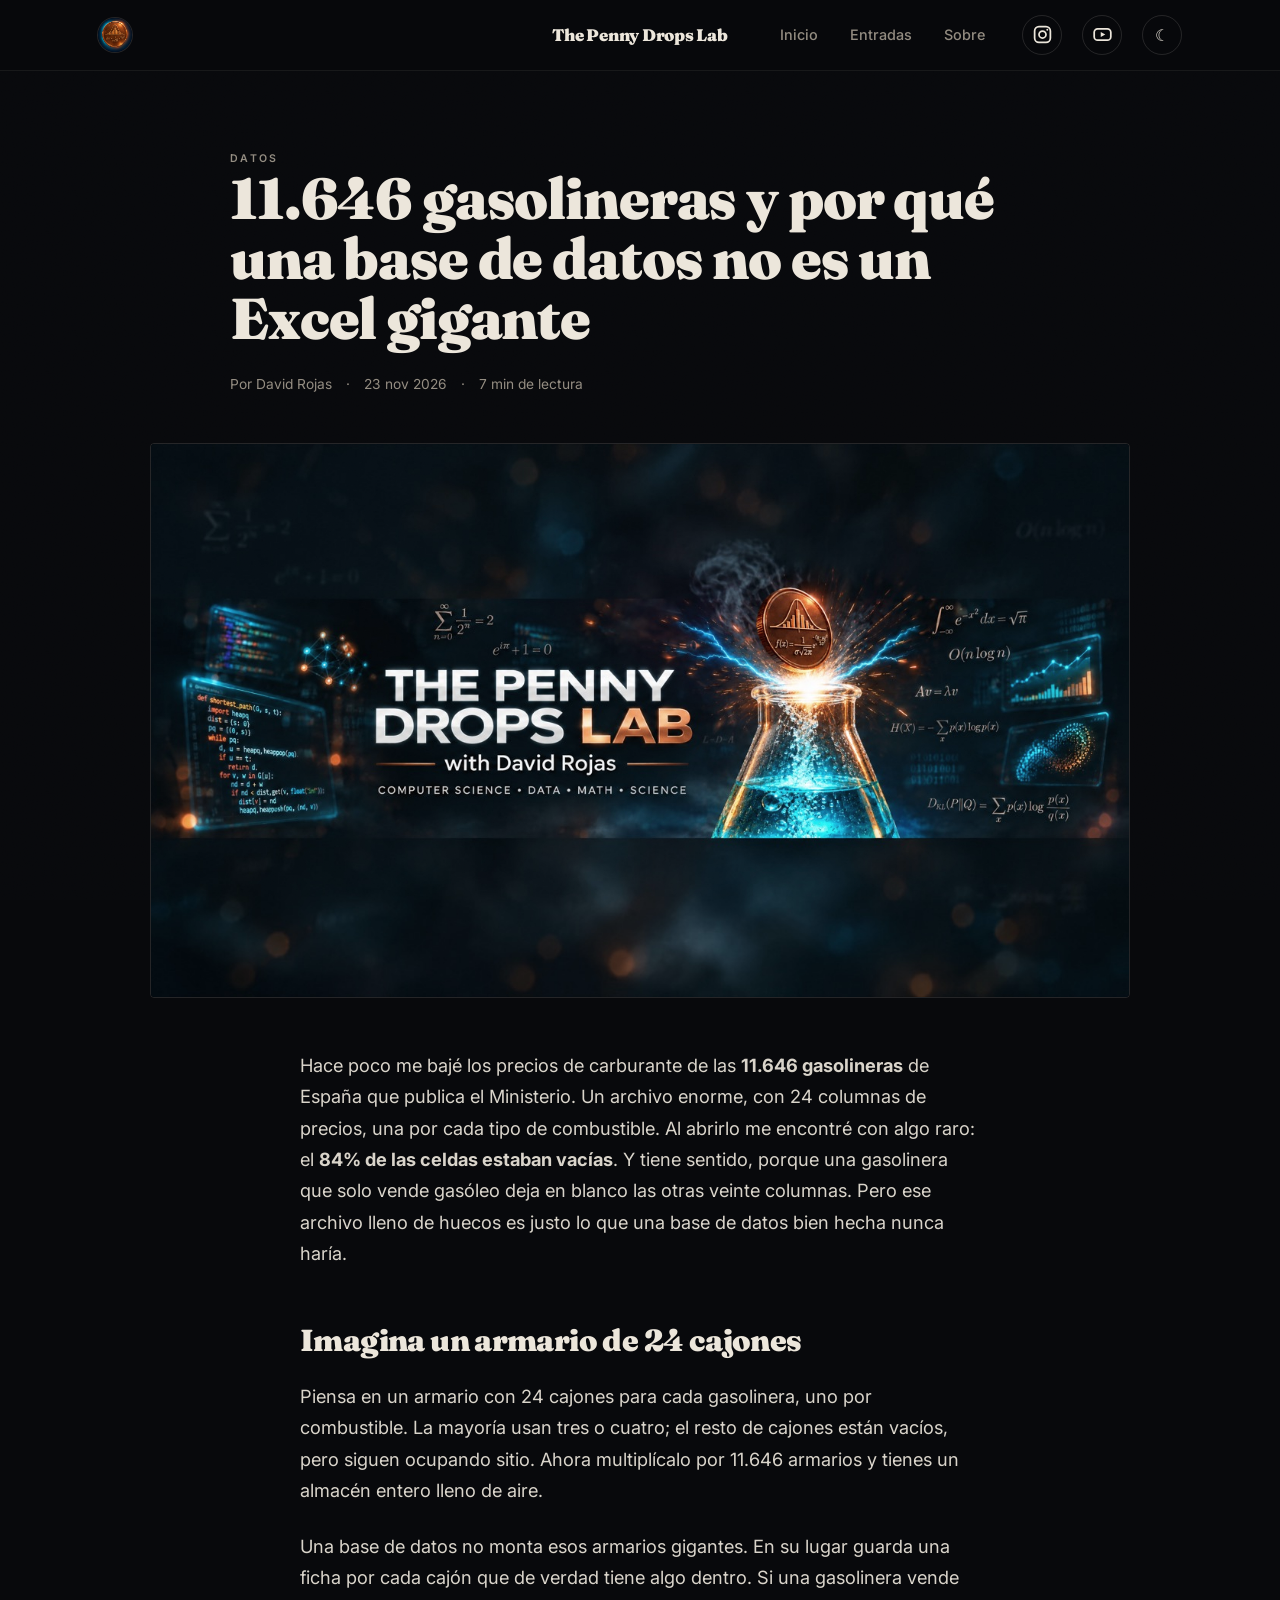
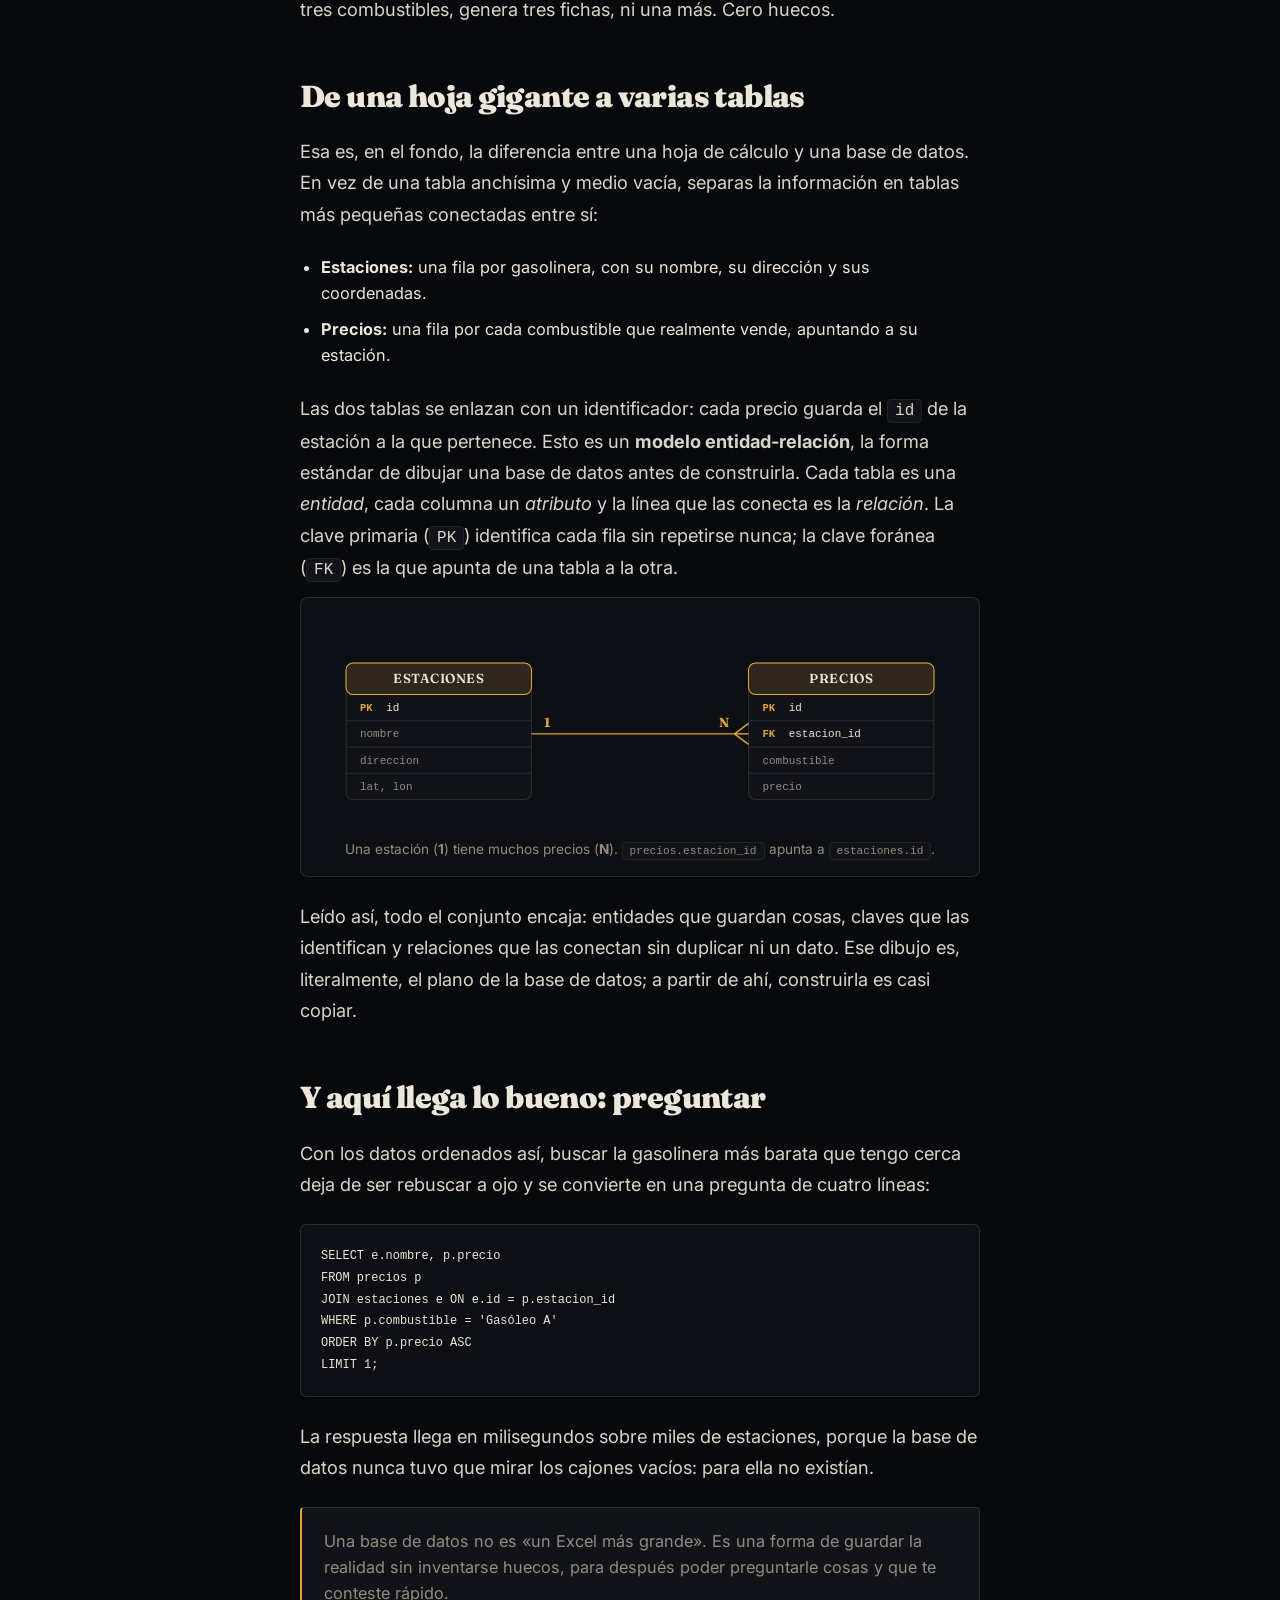
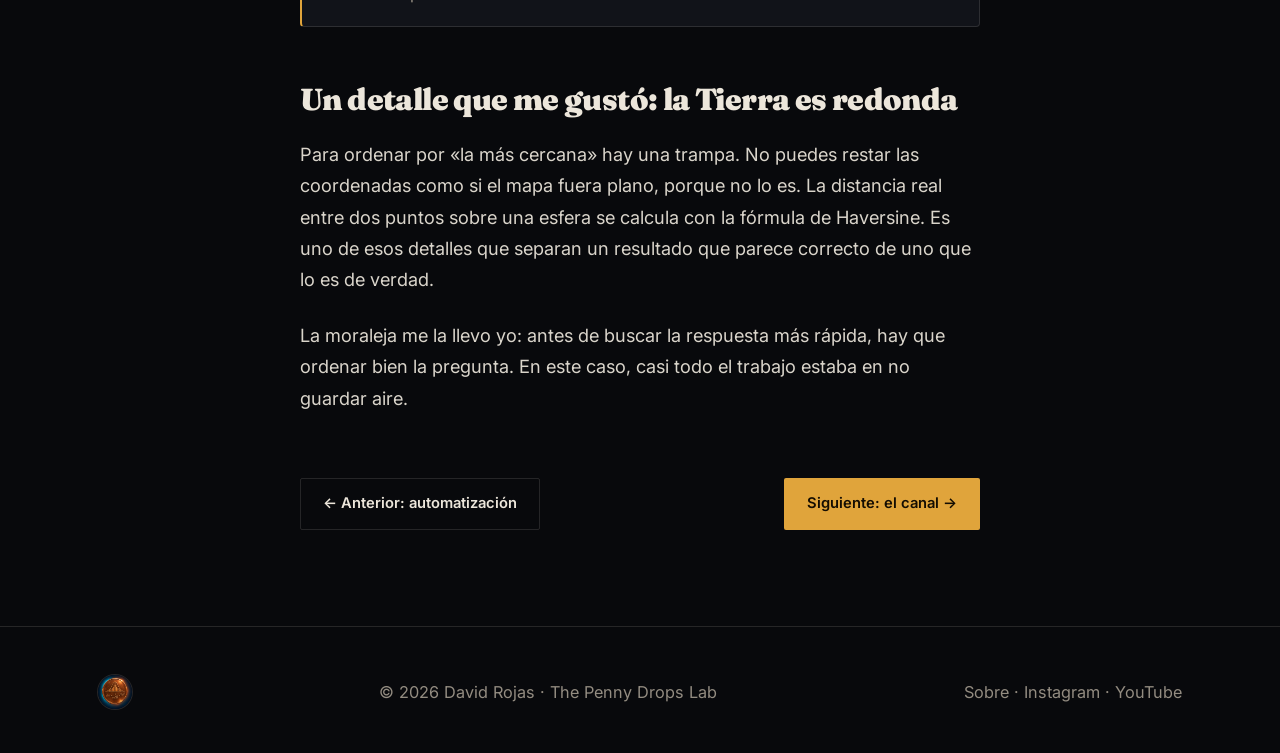
<file: posts/como-funciona-una-base-de-datos.html>
<!doctype html>
<html lang="es">
<head>
  <meta charset="utf-8">
  <meta name="viewport" content="width=device-width, initial-scale=1">
  <title>Por qué una base de datos no es un Excel gigante — The Penny Drops Lab</title>
  <meta name="description" content="11.646 gasolineras, 24 columnas y el 84% vacío. La analogía del armario de cajones que hace que las bases de datos tengan sentido.">
  <link rel="icon" href="../assets/brand/coin.jpg" type="image/svg+xml">
  <link rel="preconnect" href="https://fonts.googleapis.com">
  <link rel="preconnect" href="https://fonts.gstatic.com" crossorigin>
  <link href="https://fonts.googleapis.com/css2?family=Space+Grotesk:wght@500;700&family=Inter:wght@400;500;600&display=swap" rel="stylesheet">
  <link rel="stylesheet" href="../css/style.css">
</head>
<body>
  <div class="progress" aria-hidden="true"></div>

  <header class="nav">
    <div class="wrap nav__inner">
      <a class="brand" href="../index.html" aria-label="Inicio">
        <img src="../assets/brand/coin.jpg" width="30" height="30" alt="">
      </a>
      <a class="nav__title" href="../index.html">The Penny Drops Lab</a>
      <nav class="nav__links" id="menu">
        <a href="../index.html">Inicio</a>
        <a href="../index.html#entradas">Entradas</a>
        <a href="../about.html">Sobre</a>
        <span class="nav__socials">
          <a class="nav__social" href="https://instagram.com/thepennydropslab" target="_blank" rel="noopener" aria-label="Instagram"><svg viewBox="0 0 24 24" fill="none" stroke="currentColor" stroke-width="2" stroke-linecap="round" stroke-linejoin="round" aria-hidden="true"><rect x="3" y="3" width="18" height="18" rx="5"/><circle cx="12" cy="12" r="4"/><circle cx="17.5" cy="6.5" r="1.1" fill="currentColor" stroke="none"/></svg></a>
          <a class="nav__social" href="https://youtube.com/@thepennydropslab" target="_blank" rel="noopener" aria-label="YouTube"><svg viewBox="0 0 24 24" fill="none" stroke="currentColor" stroke-width="2" stroke-linejoin="round" aria-hidden="true"><rect x="2.5" y="5.5" width="19" height="13" rx="4"/><path d="M10 9.2L15.2 12L10 14.8Z" fill="currentColor" stroke="none"/></svg></a>
        </span>
      </nav>
      <button class="theme-toggle" aria-label="Cambiar tema">☾</button>
      <button class="nav__burger" aria-label="Abrir menú" aria-controls="menu">
        <svg width="24" height="24" fill="none" stroke="currentColor" stroke-width="2"><path d="M3 6h18M3 12h18M3 18h18"/></svg>
      </button>
    </div>
  </header>

  <article class="wrap article">
    <div class="article__head reveal">
      <span class="tag" style="margin:0 auto">Datos</span>
      <h1>11.646 gasolineras y por qué una base de datos no es un Excel gigante</h1>
      <div class="article__meta">
        <span>Por David Rojas</span><span>·</span><span>23 nov 2026</span><span>·</span><span>7 min de lectura</span>
      </div>
    </div>

    <figure class="article__cover reveal">
      <img src="../assets/brand/cover-datos.jpg" alt="Un armario de cajones junto a una base de datos cilíndrica">
    </figure>

    <div class="prose">
      <p class="reveal">Hace poco me bajé los precios de carburante de las <strong>11.646 gasolineras</strong> de España que publica el Ministerio. Un archivo enorme, con 24 columnas de precios, una por cada tipo de combustible. Al abrirlo me encontré con algo raro: el <strong>84% de las celdas estaban vacías</strong>. Y tiene sentido, porque una gasolinera que solo vende gasóleo deja en blanco las otras veinte columnas. Pero ese archivo lleno de huecos es justo lo que una base de datos bien hecha nunca haría.</p>

      <h2 class="reveal">Imagina un armario de 24 cajones</h2>
      <p class="reveal">Piensa en un armario con 24 cajones para cada gasolinera, uno por combustible. La mayoría usan tres o cuatro; el resto de cajones están vacíos, pero siguen ocupando sitio. Ahora multiplícalo por 11.646 armarios y tienes un almacén entero lleno de aire.</p>
      <p class="reveal">Una base de datos no monta esos armarios gigantes. En su lugar guarda una ficha por cada cajón que de verdad tiene algo dentro. Si una gasolinera vende tres combustibles, genera tres fichas, ni una más. Cero huecos.</p>

      <h2 class="reveal">De una hoja gigante a varias tablas</h2>
      <p class="reveal">Esa es, en el fondo, la diferencia entre una hoja de cálculo y una base de datos. En vez de una tabla anchísima y medio vacía, separas la información en tablas más pequeñas conectadas entre sí:</p>
      <ul class="reveal">
        <li><strong>Estaciones:</strong> una fila por gasolinera, con su nombre, su dirección y sus coordenadas.</li>
        <li><strong>Precios:</strong> una fila por cada combustible que realmente vende, apuntando a su estación.</li>
      </ul>
      <p class="reveal">Las dos tablas se enlazan con un identificador: cada precio guarda el <code>id</code> de la estación a la que pertenece. Esto es un <strong>modelo entidad-relación</strong>, la forma estándar de dibujar una base de datos antes de construirla. Cada tabla es una <em>entidad</em>, cada columna un <em>atributo</em> y la línea que las conecta es la <em>relación</em>. La clave primaria (<code>PK</code>) identifica cada fila sin repetirse nunca; la clave foránea (<code>FK</code>) es la que apunta de una tabla a la otra.</p>

      <figure class="diagram reveal">
        <svg viewBox="0 0 720 230" role="img" aria-label="Modelo entidad-relación: la entidad Estaciones se relaciona uno a muchos con la entidad Precios, enlazadas por la clave foránea estacion_id">
          <rect x="24" y="40" width="212" height="156" rx="8" class="d-box"/>
          <rect x="24" y="40" width="212" height="36" rx="8" class="d-head"/>
          <text x="130" y="63" text-anchor="middle" class="d-title">ESTACIONES</text>
          <line x1="24" y1="106" x2="236" y2="106" class="d-div"/>
          <line x1="24" y1="136" x2="236" y2="136" class="d-div"/>
          <line x1="24" y1="166" x2="236" y2="166" class="d-div"/>
          <text x="40" y="95" class="d-key">PK</text><text x="70" y="95" class="d-row">id</text>
          <text x="40" y="125" class="d-row d-rowdim">nombre</text>
          <text x="40" y="155" class="d-row d-rowdim">direccion</text>
          <text x="40" y="185" class="d-row d-rowdim">lat, lon</text>

          <rect x="484" y="40" width="212" height="156" rx="8" class="d-box"/>
          <rect x="484" y="40" width="212" height="36" rx="8" class="d-head"/>
          <text x="590" y="63" text-anchor="middle" class="d-title">PRECIOS</text>
          <line x1="484" y1="106" x2="696" y2="106" class="d-div"/>
          <line x1="484" y1="136" x2="696" y2="136" class="d-div"/>
          <line x1="484" y1="166" x2="696" y2="166" class="d-div"/>
          <text x="500" y="95" class="d-key">PK</text><text x="530" y="95" class="d-row">id</text>
          <text x="500" y="125" class="d-key">FK</text><text x="530" y="125" class="d-row">estacion_id</text>
          <text x="500" y="155" class="d-row d-rowdim">combustible</text>
          <text x="500" y="185" class="d-row d-rowdim">precio</text>

          <path d="M236 121 L468 121" class="d-rel"/>
          <path d="M468 121 L484 109" class="d-rel"/>
          <path d="M468 121 L484 121" class="d-rel"/>
          <path d="M468 121 L484 133" class="d-rel"/>
          <text x="250" y="113" class="d-card">1</text>
          <text x="450" y="113" class="d-card">N</text>
        </svg>
        <figcaption>Una estación (<strong>1</strong>) tiene muchos precios (<strong>N</strong>). <code>precios.estacion_id</code> apunta a <code>estaciones.id</code>.</figcaption>
      </figure>

      <p class="reveal">Leído así, todo el conjunto encaja: entidades que guardan cosas, claves que las identifican y relaciones que las conectan sin duplicar ni un dato. Ese dibujo es, literalmente, el plano de la base de datos; a partir de ahí, construirla es casi copiar.</p>

      <h2 class="reveal">Y aquí llega lo bueno: preguntar</h2>
      <p class="reveal">Con los datos ordenados así, buscar la gasolinera más barata que tengo cerca deja de ser rebuscar a ojo y se convierte en una pregunta de cuatro líneas:</p>
      <pre class="reveal"><code>SELECT e.nombre, p.precio
FROM precios p
JOIN estaciones e ON e.id = p.estacion_id
WHERE p.combustible = 'Gasóleo A'
ORDER BY p.precio ASC
LIMIT 1;</code></pre>
      <p class="reveal">La respuesta llega en milisegundos sobre miles de estaciones, porque la base de datos nunca tuvo que mirar los cajones vacíos: para ella no existían.</p>

      <div class="callout reveal">
        Una base de datos no es «un Excel más grande». Es una forma de guardar la realidad sin inventarse huecos, para después poder preguntarle cosas y que te conteste rápido.
      </div>

      <h2 class="reveal">Un detalle que me gustó: la Tierra es redonda</h2>
      <p class="reveal">Para ordenar por «la más cercana» hay una trampa. No puedes restar las coordenadas como si el mapa fuera plano, porque no lo es. La distancia real entre dos puntos sobre una esfera se calcula con la fórmula de Haversine. Es uno de esos detalles que separan un resultado que parece correcto de uno que lo es de verdad.</p>

      <p class="reveal">La moraleja me la llevo yo: antes de buscar la respuesta más rápida, hay que ordenar bien la pregunta. En este caso, casi todo el trabajo estaba en no guardar aire.</p>
    </div>

    <div class="article__nav reveal">
      <a class="btn btn--ghost" href="automatizar-informe-con-ia.html">← Anterior: automatización</a>
      <a class="btn btn--primary" href="canal-con-mi-voz.html">Siguiente: el canal →</a>
    </div>
  </article>

  <footer class="footer">
    <div class="wrap footer__inner">
      <div class="brand"><img src="../assets/brand/coin.jpg" width="26" height="26" alt=""></div>
      <p>© 2026 David Rojas · The Penny Drops Lab</p>
      <p><a href="../about.html">Sobre</a> · <a href="https://instagram.com/thepennydropslab" target="_blank" rel="noopener">Instagram</a> · <a href="https://youtube.com/@thepennydropslab" target="_blank" rel="noopener">YouTube</a></p>
    </div>
  </footer>

  <script src="../js/main.js" defer></script>
</body>
</html>
</file>
<file: css/style.css>
/* =====================================================================
   The Penny Drops Lab — hoja de estilos (v2 · editorial cinematográfico)
   Autor: David Rojas · UNIR, Desarrollo de Aplicaciones en Red, Actividad 1
   HTML5 + CSS3 sin frameworks. Oscuro editorial: serif de display con
   carácter (Fraunces), acento ámbar sobrio, grano de película y una capa
   de movimiento con profundidad (zoom "entrar a la habitación" al hacer
   scroll). Sin degradados-cliché ni glow.
   ===================================================================== */
@import url('https://fonts.googleapis.com/css2?family=Fraunces:ital,opsz,wght@0,9..144,400;0,9..144,600;0,9..144,900;1,9..144,500&family=Inter:wght@400;500;600&display=swap');

/* ---------- Tokens ---------- */
:root {
  --bg:      #08090c;
  --bg-2:    #0d0f14;
  --panel:   #111319;
  --ink:     #ece6db;   /* blanco cálido editorial */
  --ink-dim: #938c81;
  --line:    rgba(236,230,219,.13);
  --line-2:  rgba(236,230,219,.07);
  --accent:  #e0a43b;   /* ámbar, usado con cuentagotas */
  --accent-soft: rgba(224,164,59,.14);
  --maxw: 1140px;
  --measure: 68ch;
  --display: "Fraunces", Georgia, "Times New Roman", serif;
  --sans: "Inter", system-ui, -apple-system, sans-serif;
  --ease: cubic-bezier(.19,1,.22,1);
  --dur: .95s;
}
:root[data-theme="light"] {
  --bg:      #f3efe7;   /* papel */
  --bg-2:    #ece7dd;
  --panel:   #fbf8f2;
  --ink:     #1a1813;
  --ink-dim: #6b6458;
  --line:    rgba(26,24,19,.16);
  --line-2:  rgba(26,24,19,.08);
  --accent-soft: rgba(176,120,24,.14);
  --accent:  #b07818;
}

/* ---------- Reset ---------- */
*, *::before, *::after { box-sizing: border-box; }
* { margin: 0; }
html { scroll-behavior: smooth; -webkit-text-size-adjust: 100%; }
body {
  font-family: var(--sans);
  background: var(--bg);
  color: var(--ink);
  line-height: 1.6;
  font-size: 1.02rem;
  -webkit-font-smoothing: antialiased;
  overflow-x: hidden;
  transition: background .5s var(--ease), color .5s var(--ease);
}
img, svg { display: block; max-width: 100%; }
a { color: inherit; text-decoration: none; }
::selection { background: var(--accent); color: #130d02; }

/* Grano de película (capa fija, sin JS) */
body::after {
  content: ""; position: fixed; inset: 0; z-index: 2; pointer-events: none;
  opacity: .05; mix-blend-mode: overlay;
  background-image: url("data:image/svg+xml,%3Csvg xmlns='http://www.w3.org/2000/svg' width='140' height='140'%3E%3Cfilter id='n'%3E%3CfeTurbulence type='fractalNoise' baseFrequency='0.9' numOctaves='2' stitchTiles='stitch'/%3E%3C/filter%3E%3Crect width='100%25' height='100%25' filter='url(%23n)'/%3E%3C/svg%3E");
}

h1, h2, h3 { font-family: var(--display); font-weight: 900; line-height: 1.04; letter-spacing: -.02em; }

/* ---------- Layout ---------- */
.wrap { width: 100%; max-width: var(--maxw); margin-inline: auto; padding-inline: 28px; }
.section { padding-block: 108px; }
.eyebrow {
  font-family: var(--sans); text-transform: uppercase; letter-spacing: .32em;
  font-size: .68rem; font-weight: 600; color: var(--ink-dim); margin-bottom: 18px;
  display: flex; align-items: center; gap: 12px;
}
.eyebrow::before { content: ""; width: 26px; height: 1px; background: var(--accent); }

/* ---------- Progreso de lectura ---------- */
.progress {
  position: fixed; inset: 0 0 auto 0; height: 2px; z-index: 60;
  background: var(--accent); transform-origin: 0 50%; transform: scaleX(0);
}

/* ---------- Navegación ---------- */
.nav {
  position: sticky; top: 0; z-index: 50;
  backdrop-filter: blur(14px) saturate(140%);
  background: color-mix(in srgb, var(--bg) 72%, transparent);
  border-bottom: 1px solid var(--line-2);
}
.nav__inner { position: relative; display: flex; align-items: center; gap: 20px; height: 70px; }
.brand { display: flex; align-items: center; gap: 11px; font-family: var(--display); font-weight: 900; font-size: .96rem; }
.brand svg, .brand img { width: 34px; height: 34px; border-radius: 50%; object-fit: cover; box-shadow: 0 0 0 1px var(--line); }
.brand b { font-weight: 900; letter-spacing: -.01em; }
.brand span { color: var(--ink-dim); font-family: var(--sans); font-weight: 500; font-size: .74rem; letter-spacing: .02em; }
.nav__links { margin-left: auto; display: flex; align-items: center; gap: 2px; }
.nav__links a {
  padding: 9px 15px; color: var(--ink-dim); font-size: .9rem; font-weight: 500;
  position: relative; transition: color .25s;
}
.nav__links a:not(.btn)::after {
  content: ""; position: absolute; left: 15px; right: 15px; bottom: 6px; height: 1px;
  background: var(--accent); transform: scaleX(0); transform-origin: 0; transition: transform .3s var(--ease);
}
.nav__links a:not(.btn):hover { color: var(--ink); }
.nav__links a:not(.btn):hover::after,
.nav__links a[aria-current="page"]::after { transform: scaleX(1); }
.nav__links a[aria-current="page"] { color: var(--ink); }
.theme-toggle {
  display: grid; place-items: center; width: 40px; height: 40px;
  border: 1px solid var(--line); border-radius: 999px; background: transparent;
  color: var(--ink); cursor: pointer; font-size: 1rem; transition: transform .3s var(--ease), border-color .3s;
}
.theme-toggle:hover { transform: rotate(-18deg); border-color: var(--accent); }
.nav__burger { display: none; background: none; border: 0; color: var(--ink); cursor: pointer; width: 40px; height: 40px; }

/* Nombre del canal centrado + enlaces sociales en la barra superior */
.nav__title {
  position: absolute; left: 50%; top: 50%; transform: translate(-50%, -50%);
  font-family: var(--display); font-weight: 900; font-size: 1.05rem;
  letter-spacing: -.015em; color: var(--ink); white-space: nowrap; transition: color .25s;
}
.nav__title:hover { color: var(--accent); }
.nav__socials { display: flex; align-items: center; gap: 20px; margin-left: 20px; }
.nav__links a.nav__social {
  display: grid; place-items: center; width: 40px; height: 40px; padding: 0;
  border: 1px solid var(--line); border-radius: 999px; color: var(--ink);
  transition: color .25s, border-color .25s, transform .3s var(--ease);
}
.nav__links a.nav__social:hover { color: var(--accent); border-color: var(--accent); transform: translateY(-2px); }
.nav__links a.nav__social svg { width: 21px; height: 21px; }
.nav__links a.nav__social::after { content: none; display: none; }
@media (max-width: 980px) { .nav__title { display: none; } }

/* ---------- Hero (vídeo cinematográfico + tipografía) ---------- */
.hero { position: relative; min-height: 88vh; display: flex; align-items: center; padding-block: 96px; overflow: hidden; }
.hero__inner { position: relative; z-index: 1; display: block; }

/* fondo de vídeo */
.hero__bg { position: absolute; inset: 0; z-index: 0; }
.hero__video { width: 100%; height: 100%; object-fit: cover; filter: saturate(.92) contrast(1.06); }
.hero__scrim {
  position: absolute; inset: 0;
  background:
    linear-gradient(103deg, rgba(8,9,12,.94) 0%, rgba(8,9,12,.80) 40%, rgba(8,9,12,.48) 72%, rgba(8,9,12,.66) 100%),
    linear-gradient(to top, #08090c 2%, transparent 46%);
}
/* el hero es cinematográfico en ambos temas: texto claro siempre */
.hero .eyebrow { color: rgba(236,230,219,.72); }
.hero h1 { color: #f3eee4; }
.hero p.lead { color: rgba(236,230,219,.82); }
.hero .btn--ghost { border-color: rgba(236,230,219,.32); color: #f3eee4; }
.hero .btn--ghost:hover { border-color: var(--accent); color: var(--accent); }
.hero h1 {
  font-size: clamp(2.9rem, 8.5vw, 6.4rem); max-width: 15ch; margin-top: 6px;
  font-optical-sizing: auto;
}
.hero h1 .grad {        /* el acento: cursiva ámbar, no degradado */
  color: var(--accent); font-style: italic; font-weight: 500;
}
.hero p.lead {
  color: rgba(236,230,219,.84); font-size: clamp(1.05rem, 1.6vw, 1.3rem);
  margin-top: 28px; max-width: 48ch; line-height: 1.55;
}
.hero__cta { display: flex; gap: 14px; margin-top: 40px; flex-wrap: wrap; }

/* Moneda: acento que cae con profundidad (arriba a la derecha) */
.penny-stage {
  position: absolute; top: -34px; right: 0; width: 180px; height: 220px;
  display: grid; place-items: center; z-index: 0; pointer-events: none;
}
.penny-stage .coin {
  width: 130px; height: 130px; animation: drop 2.6s var(--ease) .25s both;
  filter: drop-shadow(0 26px 40px rgba(0,0,0,.55));
}
.penny-stage .ripple {
  position: absolute; bottom: 44px; width: 70px; height: 22px;
  border: 1.5px solid var(--accent); border-radius: 50%; opacity: 0; transform: scale(.4);
}
.penny-stage .ripple.r1 { animation: ripple 2.8s ease-out 1.7s infinite; }
.penny-stage .ripple.r2 { animation: ripple 2.8s ease-out 2.2s infinite; }
@keyframes drop {
  0%   { transform: translateY(-300px) rotate(-16deg) scale(.7); opacity: 0; filter: blur(6px); }
  55%  { transform: translateY(0) rotate(0) scale(1); opacity: 1; filter: blur(0); }
  70%  { transform: translateY(-16px) rotate(3deg); }
  85%  { transform: translateY(0); }
  100% { transform: translateY(0); opacity: 1; }
}
@keyframes ripple { 0% { opacity: .5; transform: scale(.4); } 100% { opacity: 0; transform: scale(2.8); } }

/* ---------- Botones ---------- */
.btn {
  display: inline-flex; align-items: center; gap: 9px; font-family: var(--sans);
  font-weight: 600; font-size: .92rem; padding: 13px 22px; border-radius: 2px;
  cursor: pointer; border: 1px solid transparent; transition: transform .3s var(--ease), background .3s, border-color .3s, color .3s;
}
.btn--primary { background: var(--accent); color: #140d02; }
.btn--primary:hover { transform: translateY(-2px); background: var(--ink); }
.btn--ghost { border-color: var(--line); color: var(--ink); background: transparent; }
.btn--ghost:hover { border-color: var(--accent); color: var(--accent); transform: translateY(-2px); }
.nav__links .btn { padding: 10px 16px; }

/* ---------- Índice editorial de entradas ---------- */
.grid { display: block; counter-reset: idx; border-top: 1px solid var(--line); }
.card {
  counter-increment: idx; position: relative; display: grid;
  grid-template-columns: 64px 180px 1fr; gap: 28px; align-items: center;
  padding: 32px 8px; border-bottom: 1px solid var(--line);
  transition: background .4s var(--ease), padding-left .4s var(--ease);
}
.card::before {
  content: counter(idx, decimal-leading-zero);
  font-family: var(--display); font-weight: 900; font-size: 1.1rem; color: var(--accent);
  align-self: start; padding-top: 6px;
}
.card:hover { background: var(--bg-2); padding-left: 20px; }
.card__media {
  grid-column: 2; aspect-ratio: 16/11; border-radius: 3px; overflow: hidden;
  border: 1px solid var(--line); background: var(--bg-2);
}
.card__media img { width: 100%; height: 100%; object-fit: cover; transition: transform .6s var(--ease); filter: grayscale(.2); }
.card:hover .card__media img { transform: scale(1.06); filter: grayscale(0); }
.card__body { grid-column: 3; display: flex; flex-direction: column; gap: 12px; }
.tag {
  align-self: flex-start; font-family: var(--sans); font-size: .66rem; letter-spacing: .22em;
  text-transform: uppercase; color: var(--ink-dim); font-weight: 600;
}
.card h3 { font-size: clamp(1.4rem, 2.6vw, 2rem); letter-spacing: -.02em; }
.card h3 a { background-image: linear-gradient(var(--accent),var(--accent)); background-size: 0% 1px; background-position: 0 100%; background-repeat: no-repeat; transition: background-size .4s var(--ease); padding-bottom: 2px; }
.card:hover h3 a { background-size: 100% 1px; }
.card p { color: var(--ink-dim); font-size: .98rem; max-width: 54ch; }
.card__meta { color: var(--ink-dim); font-size: .8rem; display: flex; gap: 10px; align-items: center; }
.card .readmore { color: var(--accent); font-weight: 600; }

/* ---------- Artículo ---------- */
.article { padding-block: 72px 56px; }
.article__head { max-width: 820px; margin-inline: auto; }
.article__head .tag { margin: 0 0 20px; }
.article__head h1 { font-size: clamp(2.2rem, 5.2vw, 3.6rem); max-width: 20ch; }
.article__meta { color: var(--ink-dim); font-size: .86rem; margin-top: 24px; display: flex; gap: 14px; flex-wrap: wrap; align-items: center; }
.article__cover { max-width: 980px; margin: 48px auto 0; border-radius: 4px; overflow: hidden; border: 1px solid var(--line); }
.article__cover img { filter: grayscale(.15); }
.prose { max-width: var(--measure); margin: 52px auto 0; }
.prose > * + * { margin-top: 24px; }
.prose p { font-size: 1.14rem; line-height: 1.72; color: color-mix(in srgb, var(--ink) 92%, transparent); }
.prose h2 { font-size: 1.9rem; margin-top: 56px; }
.prose h3 { font-size: 1.35rem; margin-top: 38px; font-weight: 600; }
.prose ul, .prose ol { padding-left: 1.3em; }
.prose li + li { margin-top: 10px; }
.prose img { border-radius: 6px; border: 1px solid var(--line); margin-inline: auto; }
.prose figure figcaption { text-align: center; color: var(--ink-dim); font-size: .85rem; margin-top: 10px; }
.prose blockquote {
  border: 0; border-left: 2px solid var(--accent); padding: 4px 0 4px 26px; margin-block: 36px;
  font-family: var(--display); font-weight: 500; font-style: italic; font-size: 1.6rem; line-height: 1.3; color: var(--ink);
}
.prose code { font-family: ui-monospace, "SF Mono", Menlo, monospace; font-size: .88em; background: var(--panel); padding: 2px 7px; border-radius: 4px; border: 1px solid var(--line-2); }
.prose pre { background: var(--bg-2); border: 1px solid var(--line); border-radius: 6px; padding: 20px; overflow-x: auto; font-family: ui-monospace, "SF Mono", Menlo, monospace; font-size: .85rem; line-height: 1.6; color: var(--ink); }
.prose pre code { background: none; border: 0; padding: 0; }
.callout { background: var(--panel); border: 1px solid var(--line); border-left: 2px solid var(--accent); border-radius: 4px; padding: 20px 22px; color: var(--ink-dim); font-size: 1.02rem; }
.callout strong { color: var(--ink); }

/* ---------- Diagramas estructurales (SVG inline, se adaptan al tema) ---------- */
.diagram { margin-top: 12px; background: var(--bg-2); border: 1px solid var(--line); border-radius: 8px; padding: 30px 24px 16px; }
.diagram svg { width: 100%; height: auto; overflow: visible; }
.diagram figcaption { text-align: center; color: var(--ink-dim); font-size: .86rem; margin-top: 16px; line-height: 1.5; }
.diagram figcaption code { font-size: .82em; }
.d-box        { fill: var(--panel); stroke: var(--line); stroke-width: 1.2; }
.d-box--accent{ fill: var(--accent-soft); stroke: var(--accent); stroke-width: 1.4; }
.d-head       { fill: var(--accent-soft); stroke: var(--accent); stroke-width: 1.2; }
.d-div        { stroke: var(--line); stroke-width: 1; }
.d-title      { fill: var(--ink); font-family: var(--display); font-weight: 600; font-size: 15px; letter-spacing: .04em; }
.d-label      { fill: var(--ink); font-family: var(--sans); font-weight: 600; font-size: 14px; }
.d-sub        { fill: var(--ink-dim); font-family: ui-monospace, "SF Mono", Menlo, monospace; font-size: 12px; }
.d-row        { fill: var(--ink); font-family: ui-monospace, "SF Mono", Menlo, monospace; font-size: 12.5px; }
.d-rowdim     { fill: var(--ink-dim); }
.d-key        { fill: var(--accent); font-family: ui-monospace, "SF Mono", Menlo, monospace; font-weight: 700; font-size: 12px; }
.d-card       { fill: var(--accent); font-family: var(--display); font-weight: 700; font-size: 15px; }
.d-rel        { stroke: var(--accent); stroke-width: 1.6; fill: none; }
.d-flow       { stroke: var(--accent); stroke-width: 1.6; fill: none; }
.d-dash       { stroke: var(--accent); stroke-width: 1.4; fill: none; stroke-dasharray: 4 4; }
.d-arrowhead  { fill: var(--accent); }
.article__nav { max-width: var(--measure); margin: 64px auto 0; display: flex; justify-content: space-between; gap: 16px; flex-wrap: wrap; }

/* ---------- Sobre ---------- */
.about { display: grid; grid-template-columns: 260px 1fr; gap: 52px; align-items: start; }
.about__card { background: var(--panel); border: 1px solid var(--line); border-radius: 6px; padding: 28px; text-align: center; position: sticky; top: 100px; }
.about__card img { width: 112px; height: 112px; margin: 0 auto 16px; border-radius: 10px; }
.pills { display: flex; flex-wrap: wrap; gap: 8px; margin-top: 18px; justify-content: center; }
.pills span { font-size: .78rem; color: var(--ink-dim); border: 1px solid var(--line); padding: 5px 12px; border-radius: 999px; }

/* ---------- Footer ---------- */
.footer { border-top: 1px solid var(--line); padding-block: 48px; color: var(--ink-dim); margin-top: 40px; }
.footer__inner { display: flex; justify-content: space-between; gap: 20px; flex-wrap: wrap; align-items: center; }
.footer a:hover { color: var(--accent); }

/* ---------- Movimiento: entrar en cada sección (profundidad) ---------- */
.reveal { opacity: 0; transform: translateY(34px) scale(.965); filter: blur(9px); transition: opacity var(--dur) var(--ease), transform var(--dur) var(--ease), filter var(--dur) var(--ease); will-change: transform, filter; }
.reveal.in { opacity: 1; transform: none; filter: none; }
/* escalonado del índice de entradas */
.grid .card.reveal:nth-child(2) { transition-delay: .08s; }
.grid .card.reveal:nth-child(3) { transition-delay: .16s; }
.grid .card.reveal:nth-child(4) { transition-delay: .24s; }

/* ---------- Responsive ---------- */
@media (max-width: 860px) {
  .section { padding-block: 80px; }
  .penny-stage { position: static; width: 100%; height: 170px; margin-bottom: 8px; }
  .penny-stage .coin { width: 108px; height: 108px; }
  .hero { padding-block: 64px 72px; }
  .about { grid-template-columns: 1fr; }
  .about__card { position: static; max-width: 340px; }
  .card { grid-template-columns: 44px 1fr; gap: 16px 18px; }
  .card__media { grid-column: 2; }
  .card__body { grid-column: 2; }
}
@media (max-width: 600px) {
  .wrap { padding-inline: 20px; }
  .nav__links {
    position: fixed; inset: 70px 0 auto 0; flex-direction: column; align-items: stretch;
    background: var(--bg); border-bottom: 1px solid var(--line); padding: 14px; gap: 4px;
    transform: translateY(-130%); transition: transform .4s var(--ease);
  }
  .nav__links.open { transform: none; }
  .nav__links a { padding: 13px 15px; }
  .nav__links a:not(.btn)::after { display: none; }
  .nav__burger { display: grid; place-items: center; margin-left: auto; }
  .nav__title { display: block; font-size: .95rem; }
  .nav__socials { justify-content: center; margin: 6px 0 2px; }
}

/* Accesibilidad: menos movimiento */
@media (prefers-reduced-motion: reduce) {
  *, *::before, *::after { animation: none !important; transition: none !important; }
  .reveal { opacity: 1; transform: none; filter: none; }
  html { scroll-behavior: auto; }
}
</file>
